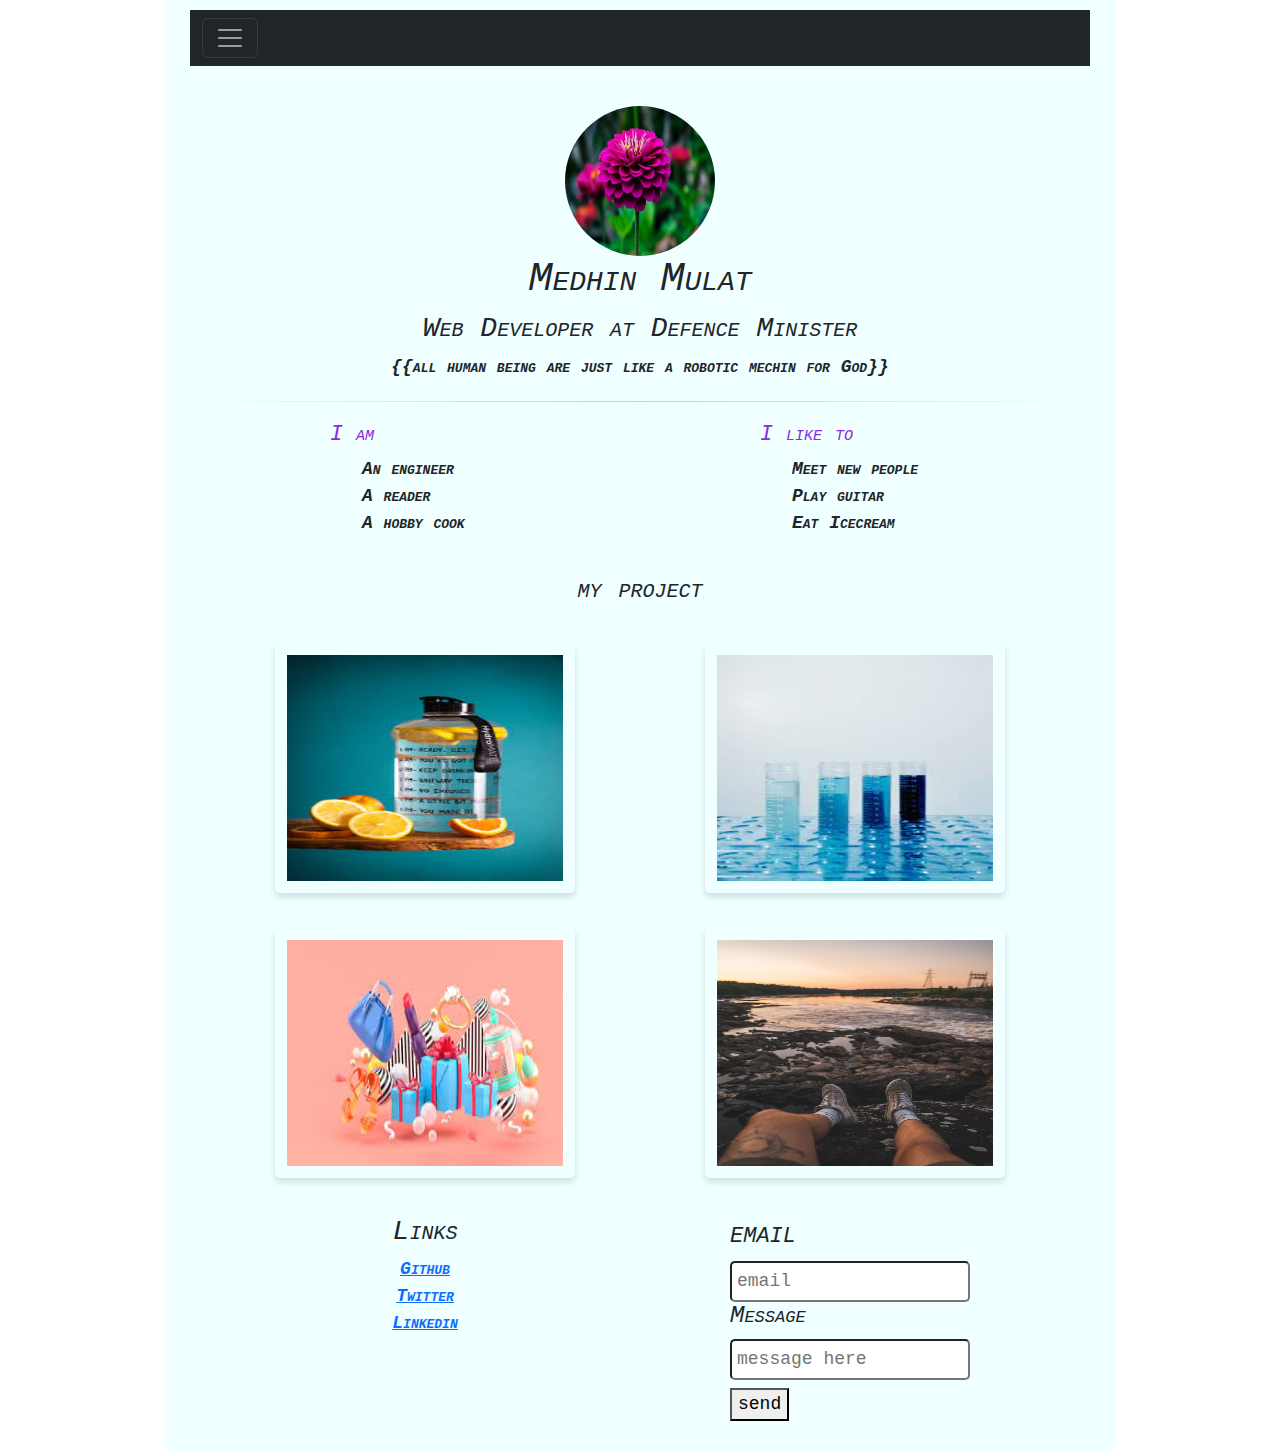
<file: index.html>
<!DOCTYPE html>
<html lang="en">

<head>
    <meta charset="UTF-8">
    <meta name="viewport" content="width=device-width, initial-scale=1.0">
    <title>portfolio</title>
    <link rel="stylesheet" href="bootstrap-5.3.2-dist/bootstrap-5.3.2-dist/css/bootstrap.min.css">
    <script src="bootstrap-5.3.2-dist/popper.js"></script>
<script src="bootstrap-5.3.2-dist/bootstrap-5.3.2-dist/js/bootstrap.min.js"></script>

    <link rel="stylesheet" href="style.css">
    

</head>

<body>
    <div class="container">
    <div class="collapse" id="navbarToggleExternalContent" data-bs-theme="dark">
        <div class="bg-dark p-4">
          <h5 class="text-body-emphasis h4">Collapsed content</h5>
          <span class="text-body-secondary">Toggleable via the navbar brand.</span>
        </div>
      </div>
      <nav class="navbar navbar-dark bg-dark">
        <div class="container-fluid">
          <button class="navbar-toggler" type="button" data-bs-toggle="collapse" data-bs-target="#navbarToggleExternalContent" aria-controls="navbarToggleExternalContent" aria-expanded="false" aria-label="Toggle navigation">
            <span class="navbar-toggler-icon"></span>
          </button>
        </div>
      </nav>
    </div>
    <div class="container">
        <div class="intro">
            
            <img class="profile-picture" src="image/1.jpg" alt="">
            <h1>Medhin Mulat</h1>
            <h3>Web Developer at Defence Minister</h3>
            <p>
                <i>
                    {{all human being are just like a robotic mechin for God}}</i>
                </i>
            </p>
        </div>
        <hr>
        <div class="about-grid">
            <div class="i-am">
                <h3 class="sectiontitle">I am</h3>
                <ul class="about-list">

                    <li>An engineer</li>
                    <li>A reader</li>
                    <li>A hobby cook</li>
                </ul>
            </div>

            <div class="i-like">
                <h3 class="sectiontitle">I like to</h3>
                <ul class="about-list">

                    <li>Meet new people</li>
                    <li>Play guitar</li>
                    <li>Eat Icecream</li>
                </ul>
            </div>
        </div>
        <h3 class="projects-heading">my project</h3>
        <div class="projects-grid">
            <div class="project-image-wrapper">
                <h4>project 1</h4>
                <img width="300" height="250" class="project-image" src="image/2.jpg" alt="">
            </div>
            <div class="project-image-wrapper">
                <h4>project 2</h4>
                <img width="300" height="250" class="project-image" src="image/3.jpg" alt="">
            </div>
            <div class="project-image-wrapper">
                <h4>project 3</h4>
                <img width="300" height="250" class="project-image" src="image/4.jpg" alt="">
            </div>
            <div class="project-image-wrapper">
                <h4>project 4</h4>
            <img width="300" height="250" class="project-image" src="image/5.jpg" alt="">
        </div>
</div>
        <div class="link-and-contact">
            <div class="links">
                <h3>Links</h3>
                <ul class="links-list">
                    <li>
                        <a href="https://github.com/<user>">Github</a>
                    </li>
                    <li>
                        <a href="https://twitter.com/<user>">Twitter</a>
                    </li>
                    <li>
                        <a href="https://linkedin.com/in/<user>">Linkedin</a>
                    </li>
                </ul>
            </div>
         <div class="form-cont">
            <div class="login-page">
                <div class="form">
                    <form class="login-form " action="https://www.instagram.com/codewith_random/" target="_blank">
                        <h2>email</h2>
                        <input type="email" required placeholder="email" id="user" autocomplete="off" />
                        <h4>Message</h4>
                        <input oninput="return formvalid()"  required placeholder="message here" id="pass"
                            autocomplete="off" />
                            
                        <span id="vaild-pass"></span>
                        <h4> </h4>
                        <span><button type="submit">send</button></span>
                    </form>
                </div>
            </div>
            
            </div>
            </div>
      


        
    </div>

<script>  

function formvalid() {
  var vaildpass = document.getElementById("pass").value;
  if (vaildpass.length <= 8 || vaildpass.length >= 20) {
    document.getElementById("vaild-pass").innerHTML = "Minimum 8 characters";
    return false;
  } else {
    document.getElementById("vaild-pass").innerHTML = "";
  }
}


</script>
</body>


</html>
</file>
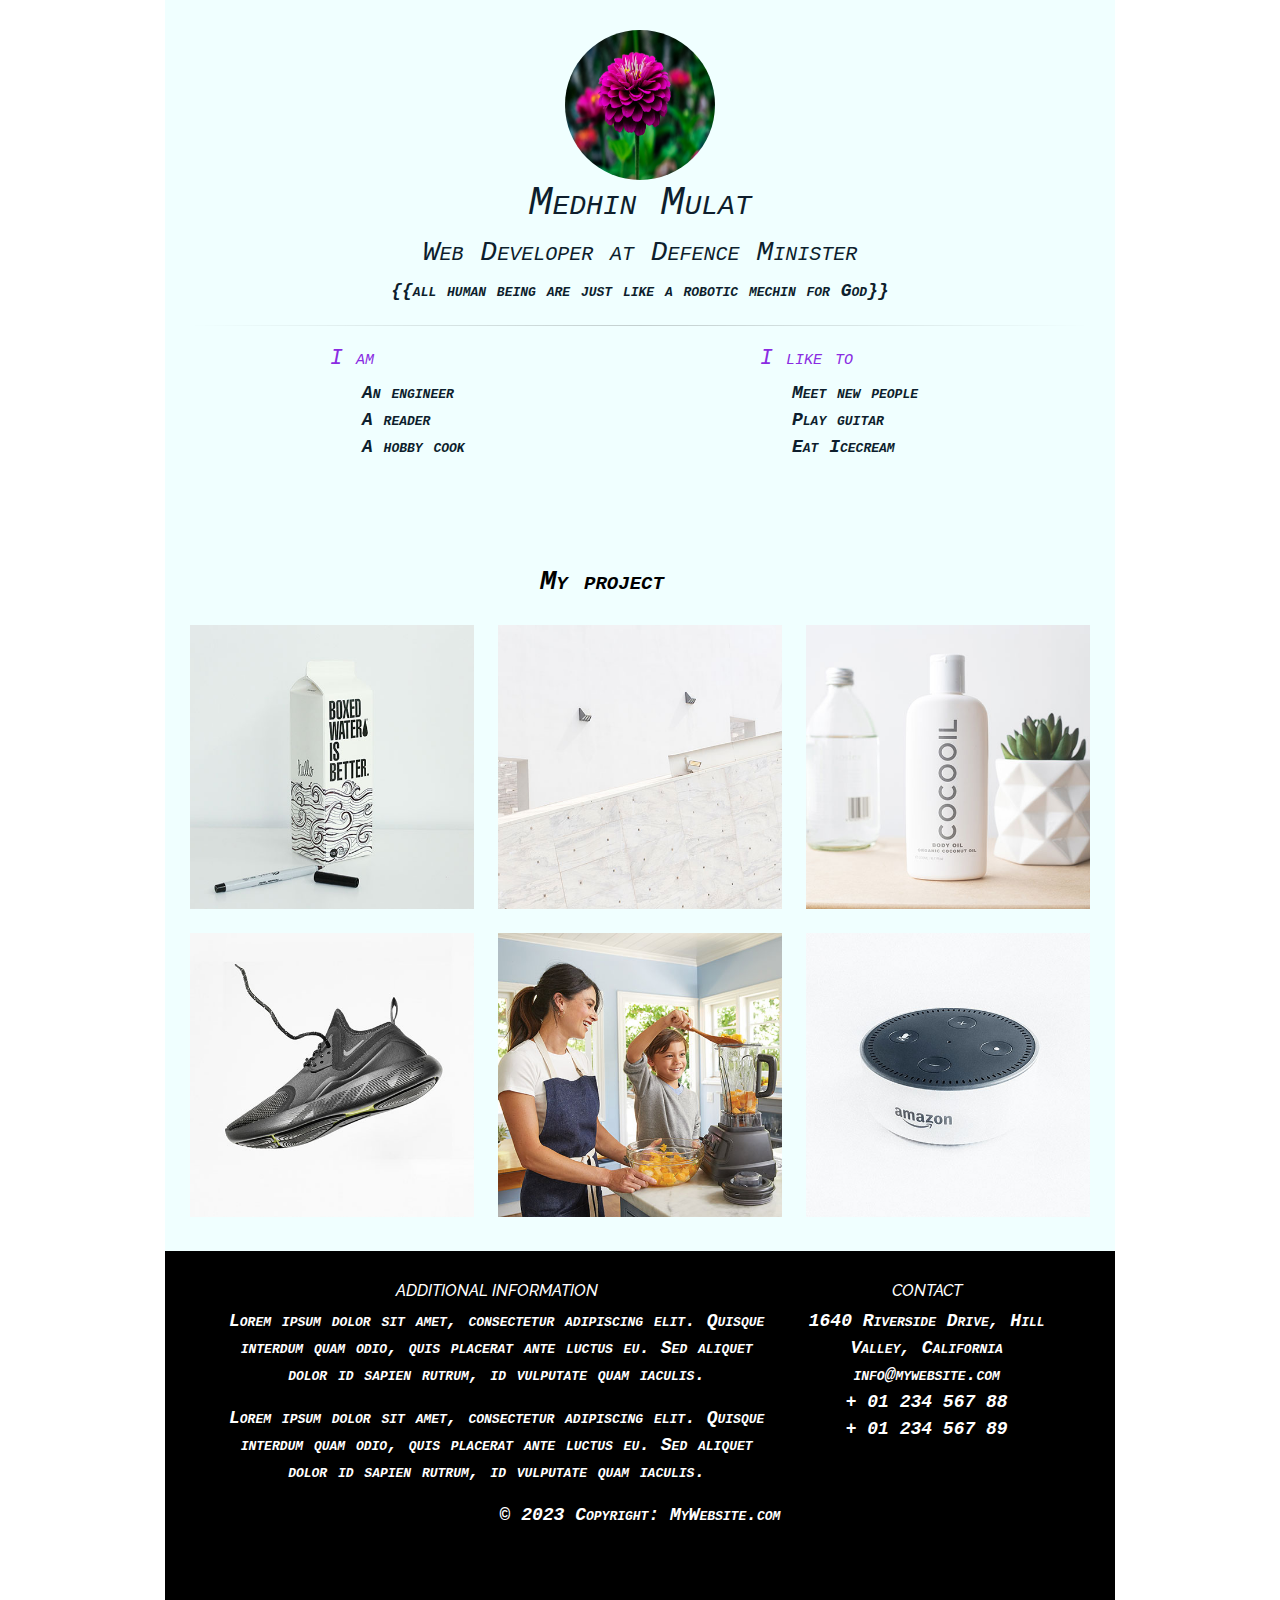
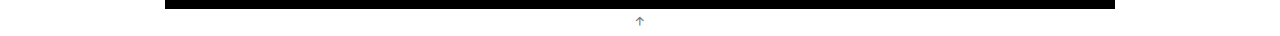
<file: MyPortfolio/index.html>
<!DOCTYPE html>
<html lang="en">

<head>
  <meta charset="utf-8">
  <meta content="width=device-width, initial-scale=1.0" name="viewport">

  <title>MyPortfolio Bootstrap Template - Index</title>
  <meta content="" name="description">
  <meta content="" name="keywords">

  <!-- Favicons -->
  <link href="assets/img/favicon.png" rel="icon">
  <link href="assets/img/apple-touch-icon.png" rel="apple-touch-icon">

  <!-- Google Fonts -->
  <link href="https://fonts.googleapis.com/css?family=https://fonts.googleapis.com/css?family=Inconsolata:400,500,600,700|Raleway:400,400i,500,500i,600,600i,700,700i" rel="stylesheet">

  <!-- Vendor CSS Files -->
  <link href="assets/vendor/aos/aos.css" rel="stylesheet">
  <link href="assets/vendor/bootstrap/css/bootstrap.min.css" rel="stylesheet">
  <link href="assets/vendor/bootstrap-icons/bootstrap-icons.css" rel="stylesheet">
  <link href="assets/vendor/swiper/swiper-bundle.min.css" rel="stylesheet">

  <!-- Template Main CSS File -->
  <link href="assets/css/style.css" rel="stylesheet">

  <!-- =======================================================
  * Template Name: MyPortfolio
  * Updated: Sep 18 2023 with Bootstrap v5.3.2
  * Template URL: https://bootstrapmade.com/myportfolio-bootstrap-portfolio-website-template/
  * Author: BootstrapMade.com
  * License: https://bootstrapmade.com/license/
  ======================================================== -->
  <style>

    
body {
    font-family: Courier, monospace;
    font-size: 18px;
    font-style: italic;
    font-variant: small-caps;
    font-weight: bold;
}

h1,
h2,
h3,
h4 {
    font-family: 'roboto mono', monospace;

}

.container {

    width: 950px;
    margin: 0 auto;
    background-color: azure;
    padding: 10px 25px;
    text-align: center;
}

.intro {
    text-align: center;
}

@media(max-width: 480px) {


    .about-grid {

        grid-template-columns: 100%;
    }
}

.projects-heading {
    text-align: center;
}

.projects-grid {
    display: grid;
    grid-template-columns: 50% 50%;
}

.project-image {
    justify-self: center;
    padding: 4%;
}

@media(max-width: 650px) {


    .projects-grid {

        grid-template-columns: 100%;
    }
}

.link-and-contact {
    display: grid;
    grid-template-columns: 50% 50%;

}

.links {
    justify-self: center;

}

.links-list {
    list-style: none;
    padding: 0%;

} 

@media(max-width: 650px) {


    .link-and-contact {

        grid-template-columns: 100%;
    }
}

.profile-picture {
    border-radius: 50%;
    width: 150px;
    height: 150px;
    box-shadow: 0 4px 6px 0 rgb(34, 60, 80 .16);
}

.profile-picture:hover {

    box-shadow: 0 8px 12px 0 rgb(34, 60, 80 .16);
}

.i-am { 
    text-align: left;
    padding-left: 120px;
    list-style: lower-alpha;
}
.i-like { 
    text-align: left;
    padding-left: 120px;
    list-style: none;
}

li {
    list-style: none;
} 

.about-grid {
    display: grid;
    grid-template-columns: 50% 50%;
}
.sectiontitle{
    font-size: 1.2em;
    color: blueviolet;
}
/* .about-list{
    list-style: none;
} */
form input, textarea{
    padding: 5px;
    border-radius: 5px;
    width: 240px;
}
form {
    width: 250px;
    margin: 0 auto;
}
form input[type="submit"] {
    width: 250px;
    
}
.submit-button-wrapper
{
    margin: 20px auto;

}
.container > div {
    margin: 20px;
}
hr {
    border: 0;
    height: 1px;
    background-image: linear-gradient(to right,rgba(0, 0, 0, 0), rgba(0,0,0, .75), rgba(0,0,0,0));

}
.form-cont{
    text-align: left;
}
.project-image {
    border-radius: 5px;
    box-shadow: 0 4px 6px 0 rgba(34, 60, 80, .16);
    transition: all ease-in-out .5s;
}
.project-image:hover {
    filter: brightness(.75);
    box-shadow: 0 4px 6px 0 rgb(34, 60, 80, .16);
}
.project-image-wrapper{
    justify-self: center;
    padding: 4%;
    position: relative;

}
.project-image-wrapper:hover > h4 {
    visibility: visible;

}
.project-image-wrapper>h4 {   
position: absolute;
top: 50%;
left: 50%;
transform: translate(-50% -50%);
color: white;
visibility: hidden;
z-index: 2;
transition: all ease-in-out .5s;
}
.profile-picture:hover{
    filter: brightness(.75);
    box-shadow: 0 4px 6px 0 rgb(34, 60, 80, .16);
}

  </style>
</head>

<body>
  <div class="container">
    <div class="intro">
        
        <img class="profile-picture" src="1.jpg" alt="">
        <h1>Medhin Mulat</h1>
        <h3>Web Developer at Defence Minister</h3>
        <p>
            <i>
                {{all human being are just like a robotic mechin for God}}</i>
            </i>
        </p>
    </div>
    <hr>
    <div class="about-grid">
        <div class="i-am">
            <h3 class="sectiontitle">I am</h3>
            <ul class="about-list">

                <li>An engineer</li>
                <li>A reader</li>
                <li>A hobby cook</li>
            </ul>
        </div>

        <div class="i-like">
            <h3 class="sectiontitle">I like to</h3>
            <ul class="about-list">

                <li>Meet new people</li>
                <li>Play guitar</li>
                <li>Eat Icecream</li>
            </ul>
        </div>
    </div>
  </section><!-- End Services Section -->
  <!-- ======= Navbar ======= -->
  
        
  <nav class="navbar navbar-light custom-navbar">
    <div class="container" style="padding-left: 350px;">
      <a class="navbar-brand" href="index.html">My project</a>
     
    </div>
  </nav>

  <main id="main">

    
        <div id="portfolio-grid" class="row no-gutter" data-aos="fade-up" data-aos-delay="200">
          <div class="item web col-sm-6 col-md-4 col-lg-4 mb-4">
            <a href="work-single.html" class="item-wrap fancybox">
              <div class="work-info">
                <h3>project</h3>
                <span>1</span>
              </div>
              <img class="img-fluid" src="assets/img/img_1.jpg">
            </a>
          </div>
          <div class="item photography col-sm-6 col-md-4 col-lg-4 mb-4">
            <a href="work-single.html" class="item-wrap fancybox">
              <div class="work-info">
                <h3>project</h3>
                <span>2</span>
              </div>
              <img class="img-fluid" src="assets/img/img_2.jpg">
            </a>
          </div>
          <div class="item branding col-sm-6 col-md-4 col-lg-4 mb-4">
            <a href="work-single.html" class="item-wrap fancybox">
              <div class="work-info">
                <h3>project</h3>
                <span>3</span>
              </div>
              <img class="img-fluid" src="assets/img/img_3.jpg">
            </a>
          </div>
          <div class="item design col-sm-6 col-md-4 col-lg-4 mb-4">
            <a href="work-single.html" class="item-wrap fancybox">
              <div class="work-info">
                <h3>project</h3>
                <span>4</span>
              </div>
              <img class="img-fluid" src="assets/img/img_4.jpg">
            </a>
          </div>
          <div class="item photography col-sm-6 col-md-4 col-lg-4 mb-4">
            <a href="work-single.html" class="item-wrap fancybox">
              <div class="work-info">
                <h3>project</h3>
                <span>5</span>
              </div>
              <img class="img-fluid" src="assets/img/img_5.jpg">
            </a>
          </div>
          <div class="item branding col-sm-6 col-md-4 col-lg-4 mb-4">
            <a href="work-single.html" class="item-wrap fancybox">
              <div class="work-info">
                <h3>project</h3>
                <span>6</span>
              </div>
              <img class="img-fluid" src="assets/img/img_6.jpg">
            </a>
          </div>
        </div>
      </div>
    </section><!-- End  Works Section -->

    <!-- ======= Clients Section ======= -->
    

    <!-- ======= Services Section ======= -->
    

    <!-- ======= Testimonials Section ======= -->
    

  <!-- ======= Footer ======= -->
  <footer class="page-footer">
    <div class="container" style="background-color: black;">
        <div class="row" style="color: white; padding-bottom: 50px;">
            <div class="col-lg-8 col-md-8 col-sm-12">
                <h6 class="text-uppercase font-weight-bold">Additional Information</h6>
                <p>Lorem ipsum dolor sit amet, consectetur adipiscing elit. Quisque interdum quam odio, quis placerat ante luctus eu. Sed aliquet dolor id sapien rutrum, id vulputate quam iaculis.</p>
                <p>Lorem ipsum dolor sit amet, consectetur adipiscing elit. Quisque interdum quam odio, quis placerat ante luctus eu. Sed aliquet dolor id sapien rutrum, id vulputate quam iaculis.</p>
        </div>
        <div class="col-lg-4 col-md-4 col-sm-12">
            <h6 class="text-uppercase font-weight-bold">Contact</h6>
            <p>1640 Riverside Drive, Hill Valley, California
            <br/>info@mywebsite.com
            <br/>+ 01 234 567 88
            <br/>+ 01 234 567 89</p>
        </div>
    <div>
    <div class="footer-copyright text-center">© 2023 Copyright: MyWebsite.com</div>
</footer>
       
  <a href="#" class="back-to-top d-flex align-items-center justify-content-center"><i class="bi bi-arrow-up-short"></i></a>

  <!-- Vendor JS Files -->
  <script src="assets/vendor/aos/aos.js"></script>
  <script src="assets/vendor/bootstrap/js/bootstrap.bundle.min.js"></script>
  <script src="assets/vendor/isotope-layout/isotope.pkgd.min.js"></script>
  <script src="assets/vendor/swiper/swiper-bundle.min.js"></script>
  <script src="assets/vendor/php-email-form/validate.js"></script>

  <!-- Template Main JS File -->
  <script src="assets/js/main.js"></script>

</body>

</html>
</file>
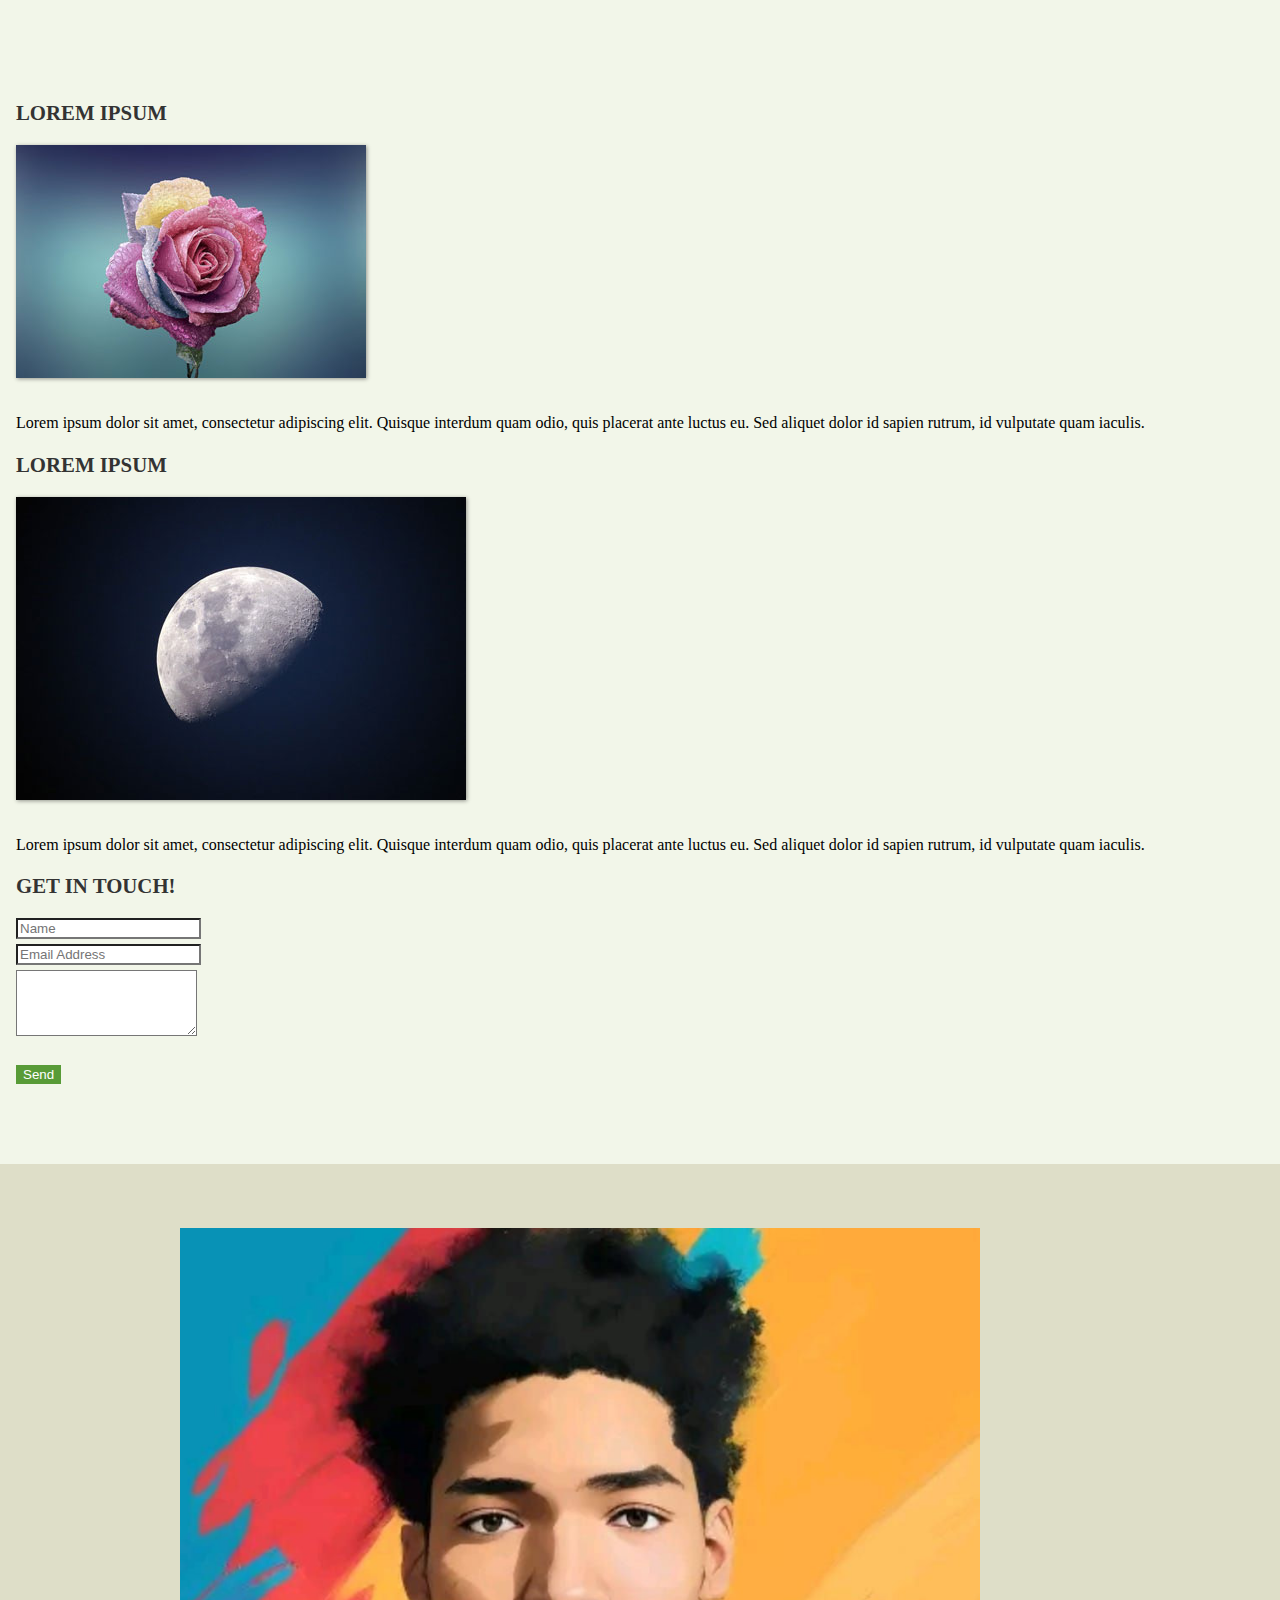
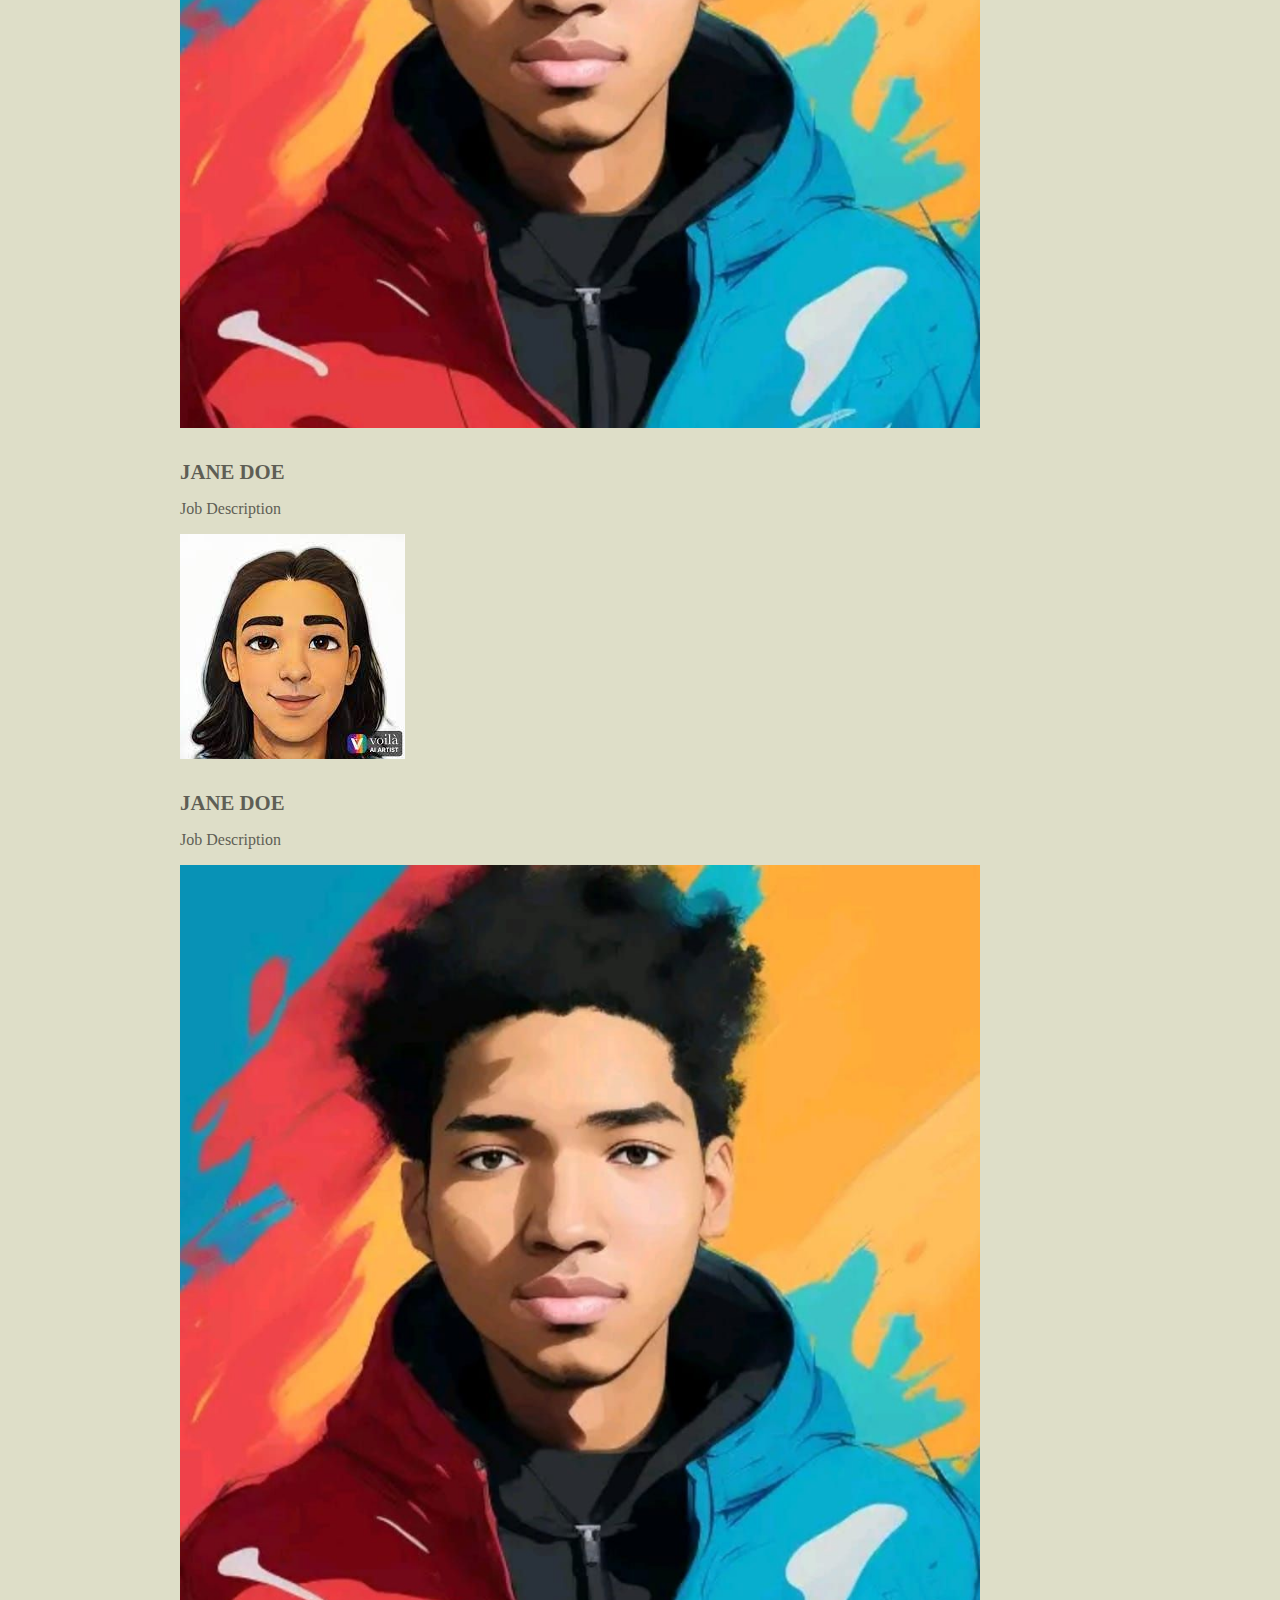
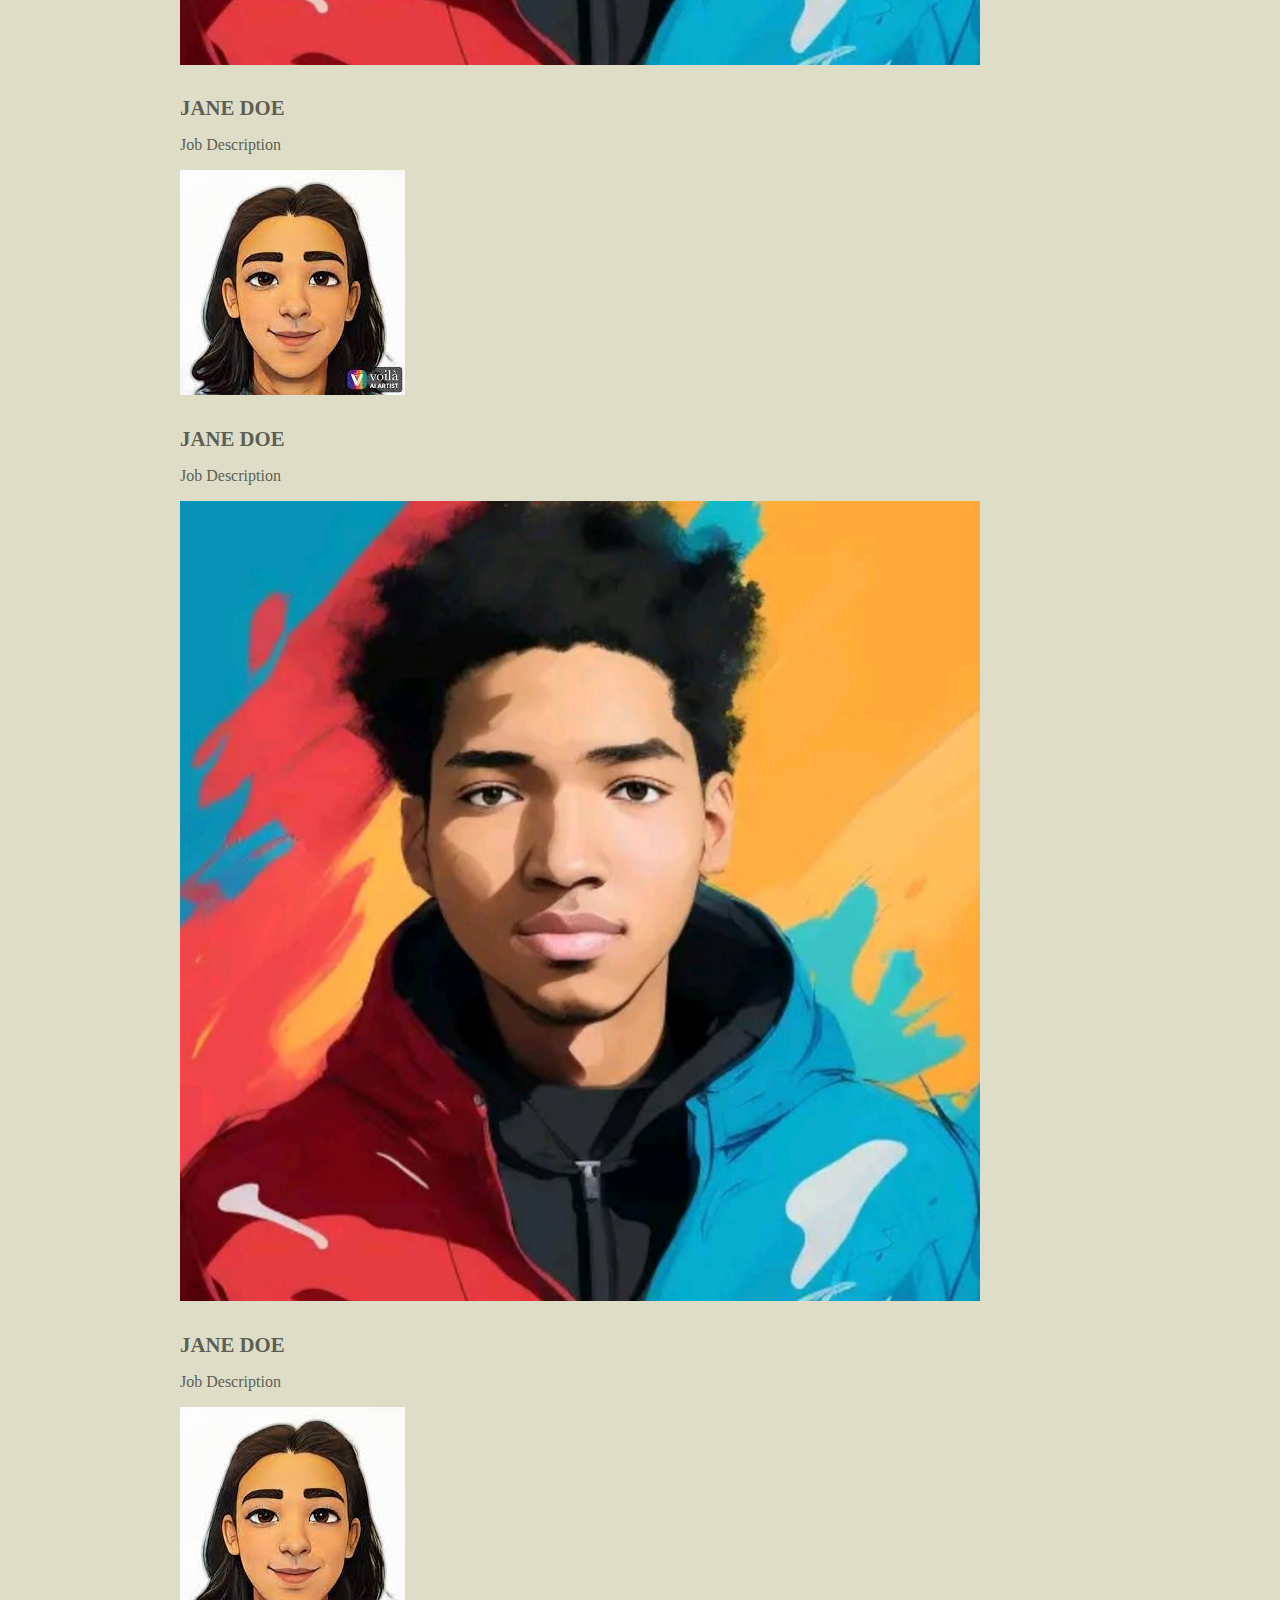
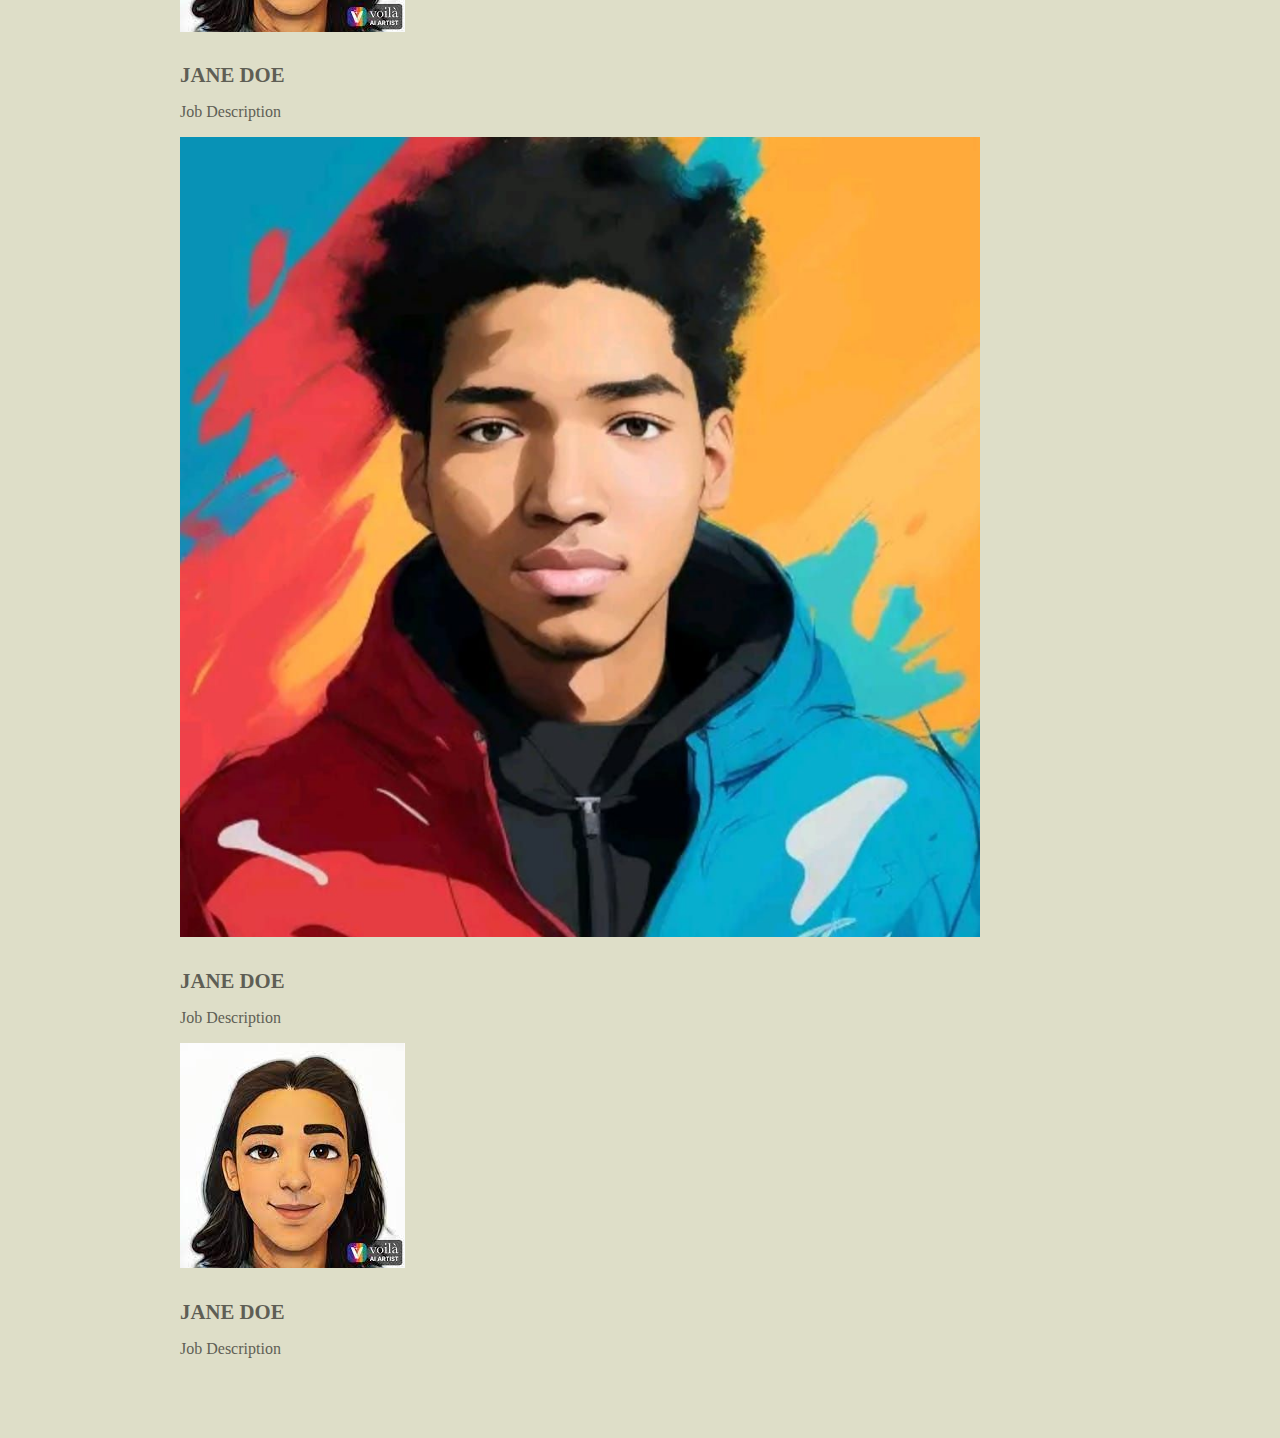
<file: porfolio/index.html>
<!DOCTYPE html>
<html lang="en">
    <head>
 
        <title>Bootstrap Training Sample Page</title>
        <meta charset="utf-8">
        <meta name="viewport" content="width=device-width, initial-scale=1">
        <link href="https://cdn.jsdelivr.net/npm/bootstrap@5.0.2/dist/css/bootstrap.min.css" rel="stylesheet" integrity="sha384-EVSTQN3/azprG1Anm3QDgpJLIm9Nao0Yz1ztcQTwFspd3yD65VohhpuuCOmLASjC" crossorigin="anonymous">
        <link rel="stylesheet" type="text/css" href="css/styles.css">


    
    </head>
    <body>

        
        

        <div class="container features">
            <div class="row">
                <div class="col-lg-4 col-md-4 col-sm-12">
                    <h3 class="feature-title">Lorem ipsum</h3>
                    <img src="images/column-1.jpg" class="img-fluid">
                    <p>Lorem ipsum dolor sit amet, consectetur adipiscing elit. Quisque interdum quam odio, quis placerat ante luctus eu. Sed aliquet dolor id sapien rutrum, id vulputate quam iaculis.</p>
                </div>
                
                <div class="col-lg-4 col-md-4 col-sm-12">
                    <h3 class="feature-title">Lorem ipsum</h3>
                    <img src="images/column-2.jpg" class="img-fluid">
                    <p>Lorem ipsum dolor sit amet, consectetur adipiscing elit. Quisque interdum quam odio, quis placerat ante luctus eu. Sed aliquet dolor id sapien rutrum, id vulputate quam iaculis.</p>
                </div>
                
                <div class="col-lg-4 col-md-4 col-sm-12">
                    <h3 class="feature-title">Get in Touch!</h3>
                    <div class="form-group">
                        <input type="text" class="form-control" placeholder="Name" name="">
                    </div>
                    <div class="form-group">
                        <input type="email" class="form-control" placeholder="Email Address" name="email">
                    </div>
                    <div class="form-group">
                        <textarea class="form-control" rows="4"></textarea>
                    </div>
                    <input type="submit" class="btn btn-secondary btn-block" value="Send" name="">

                </div>

                
                
            </div>
        </div>


        <div class="background">
            <div class="container team">
                <div class="row">
                    <div class="card col-lg-3 col-md-3 col-sm-4 text-center">
                        <a href="portfolio.html" class="team-portfolio-link">
                            <img class="card-img-top rounded-circle" src="images/team-image-1.webp" alt="Card image">
                            <div class="card-body">
                                <h4 class="card-title">Jane Doe</h4>
                                <p class="card-text">Job Description</p>
                            </div>
                        </a>
                        
                    </div>
                    <div class="card col-lg-3 col-md-3 col-sm-4 text-center">
                        <a href="portfolio.html" class="team-portfolio-link">
                            <img class="card-img-top rounded-circle" src="images/team-image-2.jpeg" alt="Card image">
                            <div class="card-body">
                                <h4 class="card-title">Jane Doe</h4>
                                <p class="card-text">Job Description</p>
                            </div>
                        </a>
                        
                    </div>

                    <div class="card col-lg-3 col-md-3 col-sm-4 text-center">
                        <a href="portfolio.html" class="team-portfolio-link">
                            <img class="card-img-top rounded-circle" src="images/team-image-1.webp" alt="Card image">
                            <div class="card-body">
                                <h4 class="card-title">Jane Doe</h4>
                                <p class="card-text">Job Description</p>
                            </div>
                        </a>
                        
                    </div>

                    <div class="card col-lg-3 col-md-3 col-sm-4 text-center">
                        <a href="portfolio.html" class="team-portfolio-link">
                            <img class="card-img-top rounded-circle" src="images/team-image-2.jpeg" alt="Card image">
                            <div class="card-body">
                                <h4 class="card-title">Jane Doe</h4>
                                <p class="card-text">Job Description</p>
                            </div>
                        </a>
                        
                    </div>

                    <div class="card col-lg-3 col-md-3 col-sm-4 text-center">
                        <a href="portfolio.html" class="team-portfolio-link">
                            <img class="card-img-top rounded-circle" src="images/team-image-1.webp" alt="Card image">
                            <div class="card-body">
                                <h4 class="card-title">Jane Doe</h4>
                                <p class="card-text">Job Description</p>
                            </div>
                        </a>
                        
                    </div>

                    <div class="card col-lg-3 col-md-3 col-sm-4 text-center">
                        <a href="portfolio.html" class="team-portfolio-link">
                            <img class="card-img-top rounded-circle" src="images/team-image-2.jpeg" alt="Card image">
                            <div class="card-body">
                                <h4 class="card-title">Jane Doe</h4>
                                <p class="card-text">Job Description</p>
                            </div>
                        </a>
                        
                    </div>

                    <div class="card col-lg-3 col-md-3 col-sm-4 text-center">
                        <a href="portfolio.html" class="team-portfolio-link">
                            <img class="card-img-top rounded-circle" src="images/team-image-1.webp" alt="Card image">
                            <div class="card-body">
                                <h4 class="card-title">Jane Doe</h4>
                                <p class="card-text">Job Description</p>
                            </div>
                        </a>
                        
                    </div>

                    <div class="card col-lg-3 col-md-3 col-sm-4 text-center">
                        <a href="portfolio.html" class="team-portfolio-link">
                            <img class="card-img-top rounded-circle" src="images/team-image-2.jpeg" alt="Card image">
                            <div class="card-body">
                                <h4 class="card-title">Jane Doe</h4>
                                <p class="card-text">Job Description</p>
                            </div>
                        </a>
                        
                    </div>
                    
                    
                    
                </div>
            </div>
        </div>
        
        

        
        


	
    </body>
    
</html>
</file>
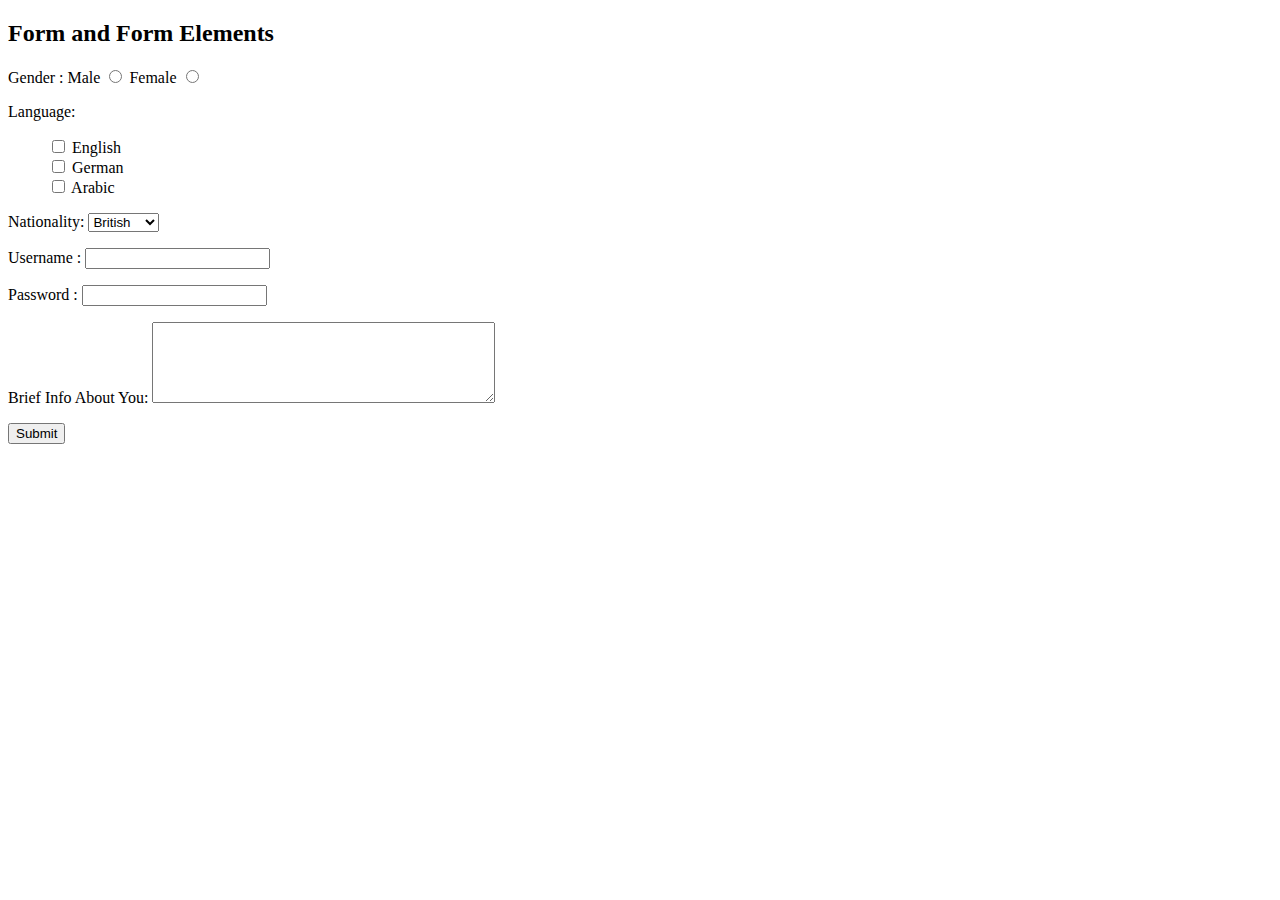
<file: form.html>
<!DOCTYPE html>
<html>
<head>
    <title>Html Forms</title>
</head>
 
<body>
    <h2>Form and Form Elements</h2>
    <form>
        <p>Gender : 
            <label>Male</label>
            <input type="radio" name="gender" value="male" />
            <label>Female</label> 
            <input type="radio" name="gender" value="female" />
        </p>
        <p>
            Language: 
            <ul style="list-style-type:none;">
                <li>
                    <input type="checkbox" name="language" value="english" /> English
                </li>
                <li>
                    <input type="checkbox" name="language" value="german" /> German
                </li>


                <li>
                    <input type="checkbox" name="language" value="arabic" /> Arabic
                </li>
            </ul>
        </p>
        <p>
            <label>Nationality: </label>
            <select name="nationality">
                <option value="british">British</option>
                <option value="german">German</option>
                <option value="uae">UAE</option>
                <option value="others">Others</option>
            </select>
        </p>
        <p>
            <label>Username : </label>
            <input type="text" />
        </p>
        <p>
            <label>Password : </label>
            <input type="password" />
        </p>
        <p>
            <label>Brief Info About You: </label>
            <textarea name="briefInfo" rows="5" cols="40">
            </textarea>
        </p>
        <p>
            <button type="submit">Submit</button>
        </p>
    </form>
</body>
</html>
</file>
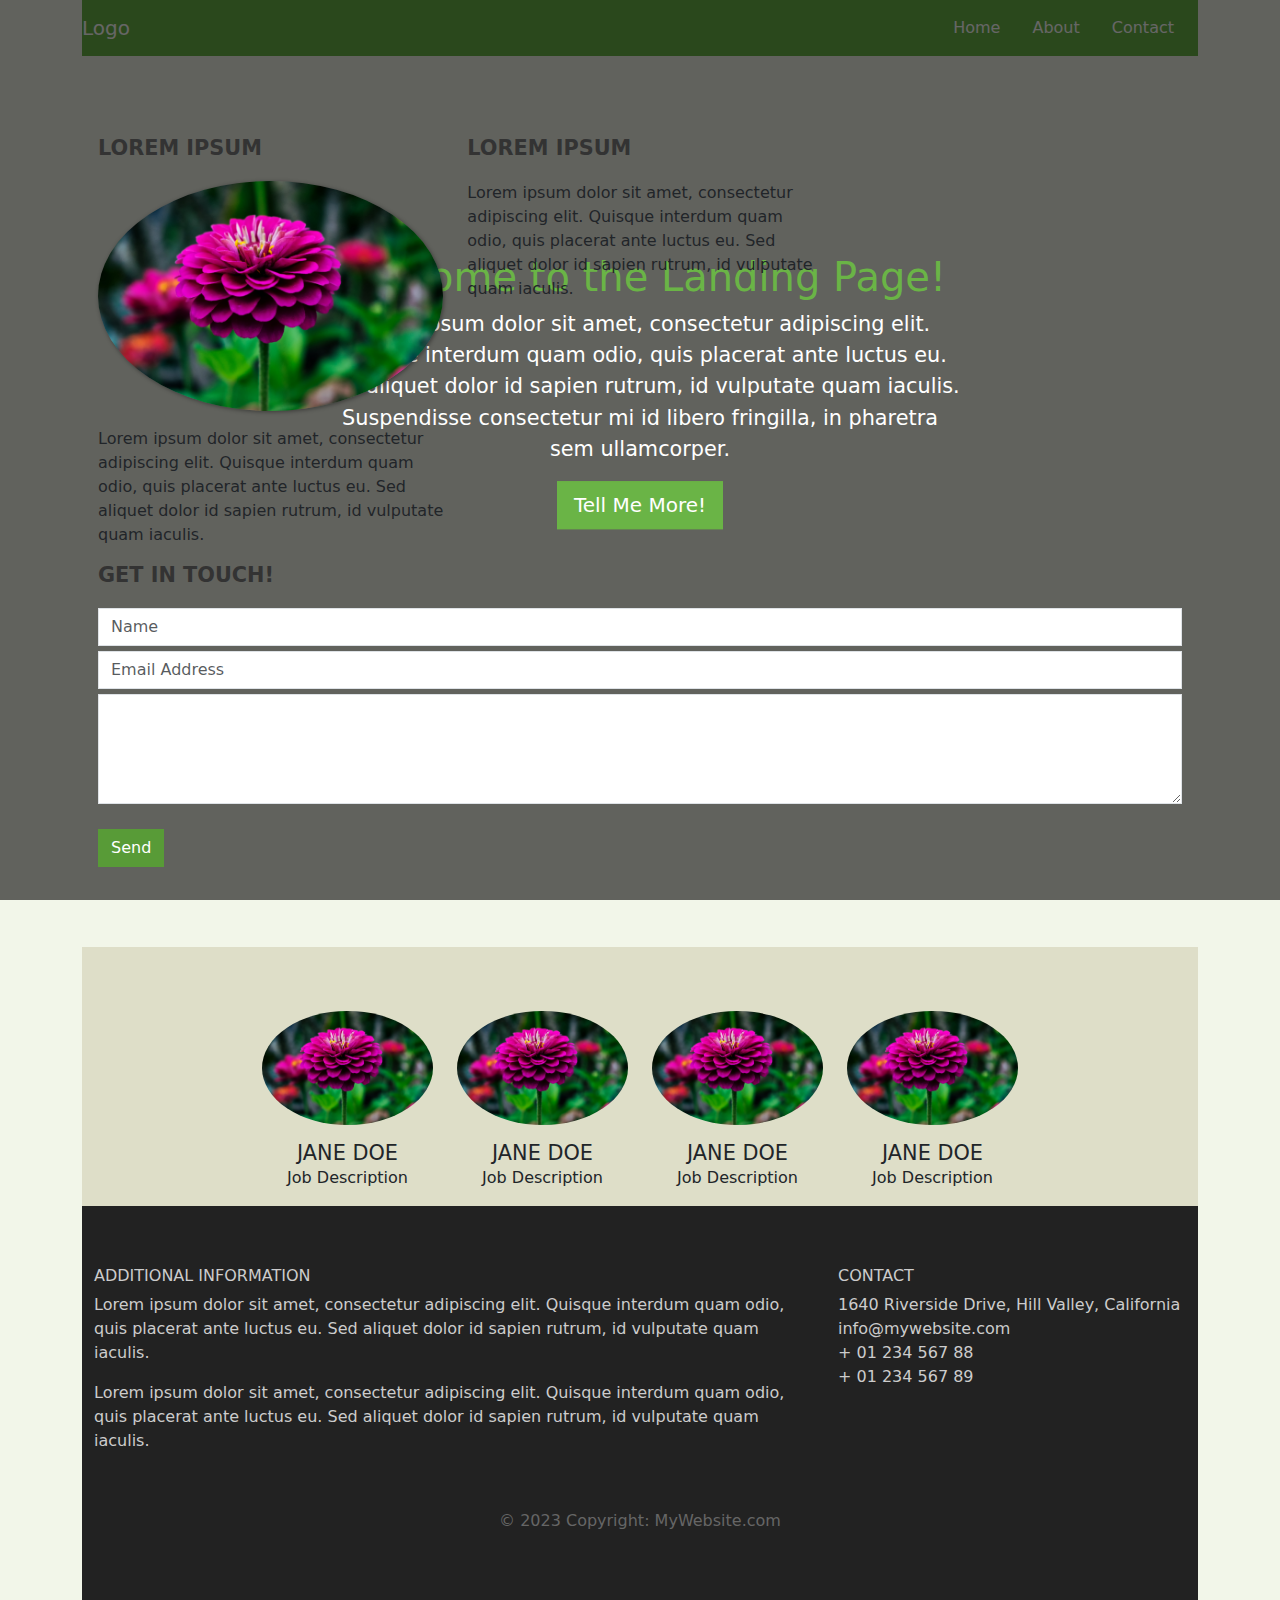
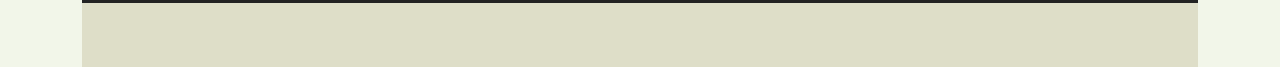
<file: index2.html>
<!DOCTYPE html>
<html lang="en">
<head>
    <meta charset="UTF-8">
    <meta name="viewport" content="width=device-width, initial-scale=1.0">
    <title>Document</title>
    <link rel="stylesheet" href="bootstrap-5.3.2-dist/bootstrap-5.3.2-dist/css/bootstrap.min.css">
    <script src="bootstrap-5.3.2-dist/popper.js"></script>
<script src="bootstrap-5.3.2-dist/bootstrap-5.3.2-dist/js/bootstrap.min.js"></script>


</head>
<style>
    
    body {
        padding: 0;
        margin: 0;
        background: #f2f6e9;
    }
    .navbar {
        background:#6ab446;
    }
    .nav-link,
    .navbar-brand {
        color: #fff;
        cursor: pointer;
    }
    .nav-link {
        margin-right: 1em !important;
    }
    .nav-link:hover {
        color: #000;
    }
    .navbar-collapse {
        justify-content: flex-end;
    }
    .overlay {
    position: absolute;
    min-height: 100%;
    min-width: 100%;
    left: 0;
    top: 0;
    background: rgba(0, 0, 0, 0.6);
}
html, body {
   height: 100%;
   margin: 0;
 }
 .header {
   background-image: url('image/1.jpg');
   background-size: cover;
   background-position: center;
   position: relative;
   height: 100%;
}
.description {
	left: 50%;
	position: absolute;
	top: 45%;
	transform: translate(-50%, -55%);
	text-align: center;
}
.description h1 {
	color: #6ab446;
}
.description p {
	color: #fff;
	font-size: 1.3rem;
	line-height: 1.5;
}
.description button {
    border:1px solid #6ab446;
    background:#6ab446;
    border-radius: 0;
    color:#fff;
}
.description button:hover {
	border:1px solid #fff;
    background:#fff;
    color:#000;
}
.features {
	margin: 4em auto;
	padding: 1em;
	position: relative;
}
.feature-title {
	color: #333;
	font-size: 1.3rem;
	font-weight: 700;
	margin-bottom: 20px;
	text-transform: uppercase;
}
.features img {
	-webkit-box-shadow: 1px 1px 4px rgba(0, 0, 0, 0.4);
	-moz-box-shadow: 1px 1px 4px rgba(0, 0, 0, 0.4);
	box-shadow: 1px 1px 4px rgba(0, 0, 0, 0.4);
	margin-bottom: 16px;
}
.features .form-control,
.features input {
	border-radius: 0;
}
.features .btn {
    background-color: #589b37;
    border: 1px solid #589b37;
    color: #fff;
    margin-top: 20px;
}
.features .btn:hover {
    background-color: #333;
    border: 1px solid #333;
}
.form-group {
    margin-bottom: 5px;
}
.background {
	background: #dedec8;
	padding: 4em 0;
}
.team {
	color: #5e5e55;
	padding: 0 180px;
}
.team .card-columns {
	-webkit-column-count: 4;
	-moz-column-count: 4;
	column-count: 4;
}
.team .card {
	background:none;
	border: none;
}
.team .card-title {
	font-size: 1.3rem;
	margin-bottom: 0;
	text-transform: uppercase;
}
.page-footer {
   background-color: #222;
   color: #ccc;
   padding: 60px 0 30px;
}
.footer-copyright {
   color: #666;
   padding: 40px 0;
}
@media (max-width: 991.98px) {


.team {
    padding: 0 15px;
}

}
@media (max-width: 575.98px) {
.description {
    left: 0;
    padding: 0 15px;
    position: absolute;
    top: 10%;
    transform: none;
    text-align: center;
}
.description h1 {
    font-size: 2em;
}
.description p {
    font-size: 1.2rem;
}
.features {
    margin: 0;
}
.team {
    max-width: 60%;
}
}

.page-footer {
   background-color: #222;
   color: #ccc;
   padding: 60px 0 30px;
}
.footer-copyright {
   color: #666;
   padding: 40px 0;
}



</style>
<body>
   
    <div class="container">
    <nav class="navbar navbar-expand-md">
        <a class="navbar-brand" href="#">Logo</a>
        <button class="navbar-toggler navbar-dark" type="button" data-toggle="collapse" data-target="#main-navigation">
            <span class="navbar-toggler-icon"></span>
        </button>
        <div class="collapse navbar-collapse" id="main-navigation">
            <ul class="navbar-nav">
                <li class="nav-item">
                    <a class="nav-link" href="#">Home</a>
                </li>
                <li class="nav-item">
                    <a class="nav-link" href="#">About</a>
                </li>
                <li class="nav-item">
                    <a class="nav-link" href="#">Contact</a>
                </li>
            </ul>
        </div>
    </nav>
    <header class="page-header header container-fluid">
    </header>
    <div class="overlay"></div>
    <div class="description">
        <h1>Welcome to the Landing Page!</h1>
        <p>Lorem ipsum dolor sit amet, consectetur adipiscing elit. Quisque interdum quam odio, quis placerat ante luctus eu. Sed aliquet dolor id sapien rutrum, id vulputate quam iaculis. Suspendisse consectetur mi id libero fringilla, in pharetra sem ullamcorper.</p>
        <button class="btn btn-outline-secondary btn-lg">Tell Me More!</button>

    </div>
    <div class="container features">
        <div class="row">
            <div class="col-lg-4 col-md-4 col-sm-12">
                <h3 class="feature-title">Lorem ipsum</h3>
                <img class="card-img-top rounded-circle" src="1.jpg" alt="Card image">
                <p>Lorem ipsum dolor sit amet, consectetur adipiscing elit. Quisque interdum quam odio, quis placerat ante luctus eu. Sed aliquet dolor id sapien rutrum, id vulputate quam iaculis.</p>
            </div>
            
            <div class="col-lg-4 col-md-4 col-sm-12">
                <h3 class="feature-title">Lorem ipsum</h3>
                
                <p>Lorem ipsum dolor sit amet, consectetur adipiscing elit. Quisque interdum quam odio, quis placerat ante luctus eu. Sed aliquet dolor id sapien rutrum, id vulputate quam iaculis.</p>
            </div>
            
            <div class="col-lg-4 col-md-4 col-sm-12">
            
            </div>
        </div>
        <h3 class="feature-title">Get in Touch!</h3>
<div class="form-group">
	<input type="text" class="form-control" placeholder="Name" name="">
</div>
<div class="form-group">
    <input type="email" class="form-control" placeholder="Email Address" name="email">
</div>
<div class="form-group">
    <textarea class="form-control" rows="4"></textarea>
</div>
<input type="submit" class="btn btn-secondary btn-block" value="Send" name="">

    </div>
    
    <div class="background">
        <div class="container team">
            <div class="row">
                <div class="card col-lg-3 col-md-3 col-sm-12 text-center">
                    <a href="MyPortfolio\index.html">
                        <img class="card-img-top rounded-circle" src="1.jpg" alt="Card image">
                    </a>
                    <div class="card-body">
                        <h4 class="card-title">Jane Doe</h4>
                        <p class="card-text">Job Description</p>
                    </div>
                </div>

                <div class="card col-lg-3 col-md-3 col-sm-12 text-center">
                    <img class="card-img-top rounded-circle" src="1.jpg" alt="Card image">
                    <div class="card-body">
                        <h4 class="card-title">Jane Doe</h4>
                        <p class="card-text">Job Description</p>
                    </div>
                </div>

                <div class="card col-lg-3 col-md-3 col-sm-12 text-center">
                    <img class="card-img-top rounded-circle" src="1.jpg" alt="Card image">
                    <div class="card-body">
                        <h4 class="card-title">Jane Doe</h4>
                        <p class="card-text">Job Description</p>
                    </div>
                </div>

                <div class="card col-lg-3 col-md-3 col-sm-12 text-center">
                    <img class="card-img-top rounded-circle" src="1.jpg" alt="Card image">
                    <div class="card-body">
                        <h4 class="card-title">Jane Doe</h4>
                        <p class="card-text">Job Description</p>
                    </div>
                </div>
            </div>
        </div>
    <footer class="page-footer">
        <div class="container">
            <div class="row">
                <div class="col-lg-8 col-md-8 col-sm-12">
                    <h6 class="text-uppercase font-weight-bold">Additional Information</h6>
                    <p>Lorem ipsum dolor sit amet, consectetur adipiscing elit. Quisque interdum quam odio, quis placerat ante luctus eu. Sed aliquet dolor id sapien rutrum, id vulputate quam iaculis.</p>
                    <p>Lorem ipsum dolor sit amet, consectetur adipiscing elit. Quisque interdum quam odio, quis placerat ante luctus eu. Sed aliquet dolor id sapien rutrum, id vulputate quam iaculis.</p>
            </div>
            <div class="col-lg-4 col-md-4 col-sm-12">
                <h6 class="text-uppercase font-weight-bold">Contact</h6>
                <p>1640 Riverside Drive, Hill Valley, California
                <br/>info@mywebsite.com
                <br/>+ 01 234 567 88
                <br/>+ 01 234 567 89</p>
            </div>
        <div>
        <div class="footer-copyright text-center">© 2023 Copyright: MyWebsite.com</div>
    </footer>
           
</body>
</div>
</html>
</file>
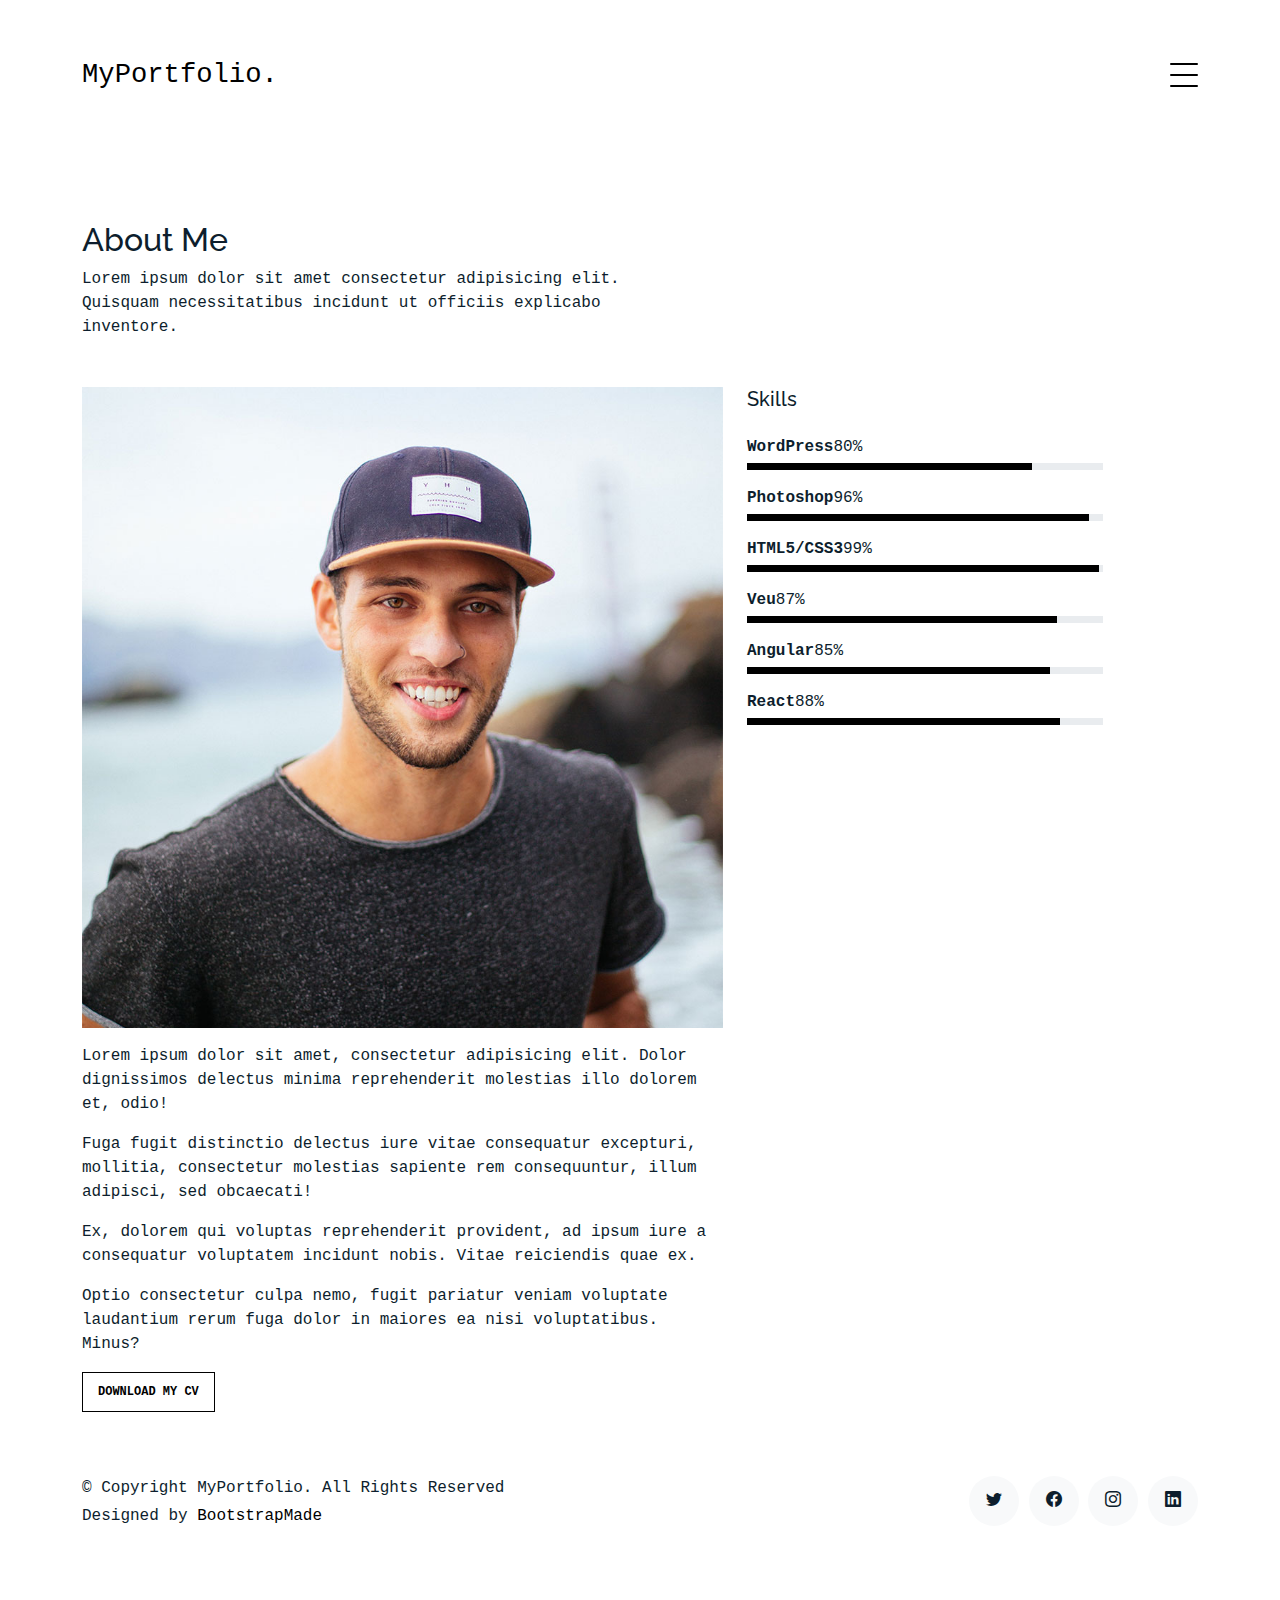
<file: MyPortfolio/about.html>
<!DOCTYPE html>
<html lang="en">

<head>
  <meta charset="utf-8">
  <meta content="width=device-width, initial-scale=1.0" name="viewport">

  <title>MyPortfolio Bootstrap Template - About</title>
  <meta content="" name="description">
  <meta content="" name="keywords">

  <!-- Favicons -->
  <link href="assets/img/favicon.png" rel="icon">
  <link href="assets/img/apple-touch-icon.png" rel="apple-touch-icon">

  <!-- Google Fonts -->
  <link href="https://fonts.googleapis.com/css?family=https://fonts.googleapis.com/css?family=Inconsolata:400,500,600,700|Raleway:400,400i,500,500i,600,600i,700,700i" rel="stylesheet">

  <!-- Vendor CSS Files -->
  <link href="assets/vendor/aos/aos.css" rel="stylesheet">
  <link href="assets/vendor/bootstrap/css/bootstrap.min.css" rel="stylesheet">
  <link href="assets/vendor/bootstrap-icons/bootstrap-icons.css" rel="stylesheet">
  <link href="assets/vendor/swiper/swiper-bundle.min.css" rel="stylesheet">

  <!-- Template Main CSS File -->
  <link href="assets/css/style.css" rel="stylesheet">

  <!-- =======================================================
  * Template Name: MyPortfolio
  * Updated: Sep 18 2023 with Bootstrap v5.3.2
  * Template URL: https://bootstrapmade.com/myportfolio-bootstrap-portfolio-website-template/
  * Author: BootstrapMade.com
  * License: https://bootstrapmade.com/license/
  ======================================================== -->
</head>

<body>

  <!-- ======= Navbar ======= -->
  <div class="collapse navbar-collapse custom-navmenu" id="main-navbar">
    <div class="container py-2 py-md-5">
      <div class="row align-items-start">
        <div class="col-md-2">
          <ul class="custom-menu">
            <li><a href="index.html">Home</a></li>
            <li class="active"><a href="about.html">About Me</a></li>
            <li><a href="services.html">Services</a></li>
            <li><a href="works.html">Works</a></li>
            <li><a href="contact.html">Contact</a></li>
          </ul>
        </div>
        <div class="col-md-6 d-none d-md-block  mr-auto">
          <div class="tweet d-flex">
            <span class="bi bi-twitter text-white mt-2 mr-3"></span>
            <div>
              <p><em>Lorem ipsum dolor sit amet consectetur adipisicing elit. Quisquam necessitatibus incidunt ut officiis explicabo inventore. <br> <a href="#">t.co/v82jsk</a></em></p>
            </div>
          </div>
        </div>
        <div class="col-md-4 d-none d-md-block">
          <h3>Hire Me</h3>
          <p>Lorem ipsum dolor sit amet consectetur adipisicing elit. Quisquam necessitatibus incidunt ut officiisexplicabo inventore. <br> <a href="#">myemail@gmail.com</a></p>
        </div>
      </div>

    </div>
  </div>

  <nav class="navbar navbar-light custom-navbar">
    <div class="container">
      <a class="navbar-brand" href="index.html">MyPortfolio.</a>
      <a href="#" class="burger" data-bs-toggle="collapse" data-bs-target="#main-navbar">
        <span></span>
      </a>
    </div>
  </nav>

  <main id="main">

    <section class="section pb-5">
      <div class="container">
        <div class="row mb-5 align-items-end">
          <div class="col-md-6" data-aos="fade-up">

            <h2>About Me</h2>
            <p class="mb-0">Lorem ipsum dolor sit amet consectetur adipisicing elit. Quisquam necessitatibus incidunt ut
              officiis explicabo inventore.</p>
          </div>

        </div>

        <div class="row">
          <div class="col-md-4 ml-auto order-2" data-aos="fade-up">
            <h3 class="h3 mb-4">Skills</h3>
            <ul class="list-unstyled">
              <li class="mb-3">
                <div class="d-flex mb-1">
                  <strong>WordPress</strong>
                  <span class="ml-auto">80%</span>
                </div>
                <div class="progress custom-progress">
                  <div class="progress-bar" role="progressbar" style="width: 80%" aria-valuenow="80" aria-valuemin="0" aria-valuemax="100"></div>
                </div>
              </li>
              <li class="mb-3">
                <div class="d-flex mb-1">
                  <strong>Photoshop</strong>
                  <span class="ml-auto">96%</span>
                </div>
                <div class="progress custom-progress">
                  <div class="progress-bar" role="progressbar" style="width: 96%" aria-valuenow="96" aria-valuemin="0" aria-valuemax="100"></div>
                </div>
              </li>
              <li class="mb-3">
                <div class="d-flex mb-1">
                  <strong>HTML5/CSS3</strong>
                  <span class="ml-auto">99%</span>
                </div>
                <div class="progress custom-progress">
                  <div class="progress-bar" role="progressbar" style="width: 99%" aria-valuenow="99" aria-valuemin="0" aria-valuemax="100"></div>
                </div>
              </li>
              <li class="mb-3">
                <div class="d-flex mb-1">
                  <strong>Veu</strong>
                  <span class="ml-auto">87%</span>
                </div>
                <div class="progress custom-progress">
                  <div class="progress-bar" role="progressbar" style="width: 87%" aria-valuenow="87" aria-valuemin="0" aria-valuemax="100"></div>
                </div>
              </li>
              <li class="mb-3">
                <div class="d-flex mb-1">
                  <strong>Angular</strong>
                  <span class="ml-auto">85%</span>
                </div>
                <div class="progress custom-progress">
                  <div class="progress-bar" role="progressbar" style="width: 85%" aria-valuenow="85" aria-valuemin="0" aria-valuemax="100"></div>
                </div>
              </li>
              <li class="mb-3">
                <div class="d-flex mb-1">
                  <strong>React</strong>
                  <span class="ml-auto">88%</span>
                </div>
                <div class="progress custom-progress">
                  <div class="progress-bar" role="progressbar" style="width: 88%" aria-valuenow="88" aria-valuemin="0" aria-valuemax="100"></div>
                </div>
              </li>
            </ul>
          </div>

          <div class="col-md-7 mb-5 mb-md-0" data-aos="fade-up">
            <p><img src="assets/img/person_1_sq.jpg" alt="Image" class="img-fluid"></p>
            <p>Lorem ipsum dolor sit amet, consectetur adipisicing elit. Dolor dignissimos delectus minima reprehenderit
              molestias illo dolorem et, odio!</p>
            <p>Fuga fugit distinctio delectus iure vitae consequatur excepturi, mollitia, consectetur molestias sapiente
              rem consequuntur, illum adipisci, sed obcaecati!</p>
            <p>Ex, dolorem qui voluptas reprehenderit provident, ad ipsum iure a consequatur voluptatem incidunt nobis.
              Vitae reiciendis quae ex.</p>
            <p>Optio consectetur culpa nemo, fugit pariatur veniam voluptate laudantium rerum fuga dolor in maiores ea
              nisi voluptatibus. Minus?</p>
            <p><a href="#" class="readmore">Download my CV</a></p>
          </div>

        </div>

      </div>

    </section>

  </main><!-- End #main -->

  <!-- ======= Footer ======= -->
  <footer class="footer" role="contentinfo">
    <div class="container">
      <div class="row">
        <div class="col-sm-6">
          <p class="mb-1">&copy; Copyright MyPortfolio. All Rights Reserved</p>
          <div class="credits">
            <!--
            All the links in the footer should remain intact.
            You can delete the links only if you purchased the pro version.
            Licensing information: https://bootstrapmade.com/license/
            Purchase the pro version with working PHP/AJAX contact form: https://bootstrapmade.com/buy/?theme=MyPortfolio
          -->
            Designed by <a href="https://bootstrapmade.com/">BootstrapMade</a>
          </div>
        </div>
        <div class="col-sm-6 social text-md-end">
          <a href="#"><span class="bi bi-twitter"></span></a>
          <a href="#"><span class="bi bi-facebook"></span></a>
          <a href="#"><span class="bi bi-instagram"></span></a>
          <a href="#"><span class="bi bi-linkedin"></span></a>
        </div>
      </div>
    </div>
  </footer>

  <a href="#" class="back-to-top d-flex align-items-center justify-content-center"><i class="bi bi-arrow-up-short"></i></a>

  <!-- Vendor JS Files -->
  <script src="assets/vendor/aos/aos.js"></script>
  <script src="assets/vendor/bootstrap/js/bootstrap.bundle.min.js"></script>
  <script src="assets/vendor/isotope-layout/isotope.pkgd.min.js"></script>
  <script src="assets/vendor/swiper/swiper-bundle.min.js"></script>
  <script src="assets/vendor/php-email-form/validate.js"></script>

  <!-- Template Main JS File -->
  <script src="assets/js/main.js"></script>

</body>

</html>
</file>
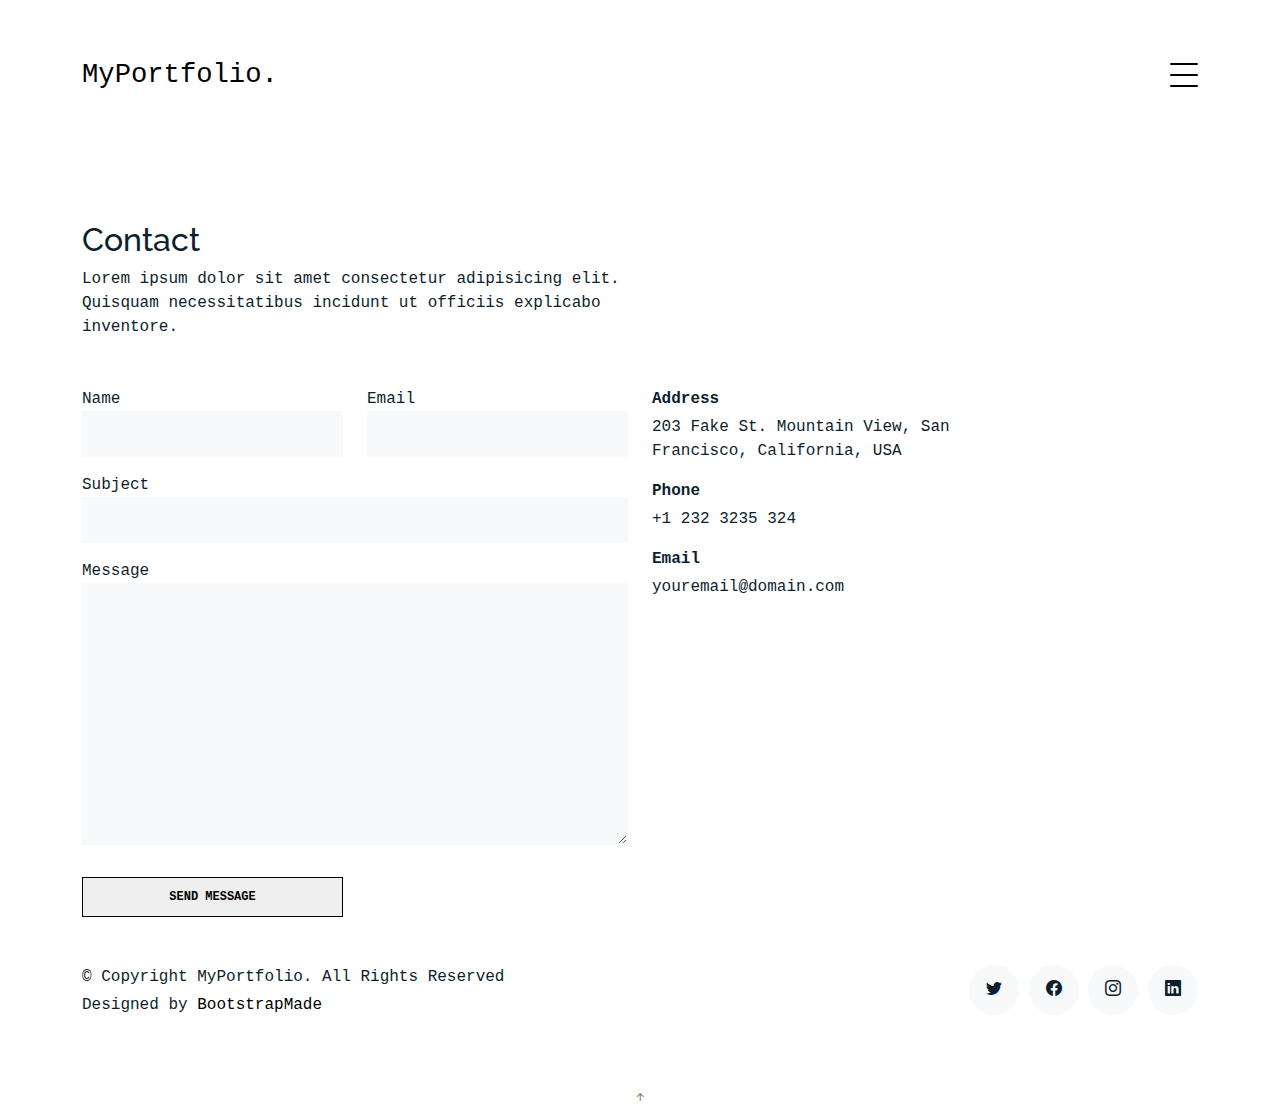
<file: MyPortfolio/contact.html>
<!DOCTYPE html>
<html lang="en">

<head>
  <meta charset="utf-8">
  <meta content="width=device-width, initial-scale=1.0" name="viewport">

  <title>MyPortfolio Bootstrap Template - Contact</title>
  <meta content="" name="description">
  <meta content="" name="keywords">

  <!-- Favicons -->
  <link href="assets/img/favicon.png" rel="icon">
  <link href="assets/img/apple-touch-icon.png" rel="apple-touch-icon">

  <!-- Google Fonts -->
  <link href="https://fonts.googleapis.com/css?family=https://fonts.googleapis.com/css?family=Inconsolata:400,500,600,700|Raleway:400,400i,500,500i,600,600i,700,700i" rel="stylesheet">

  <!-- Vendor CSS Files -->
  <link href="assets/vendor/aos/aos.css" rel="stylesheet">
  <link href="assets/vendor/bootstrap/css/bootstrap.min.css" rel="stylesheet">
  <link href="assets/vendor/bootstrap-icons/bootstrap-icons.css" rel="stylesheet">
  <link href="assets/vendor/swiper/swiper-bundle.min.css" rel="stylesheet">

  <!-- Template Main CSS File -->
  <link href="assets/css/style.css" rel="stylesheet">

  <!-- =======================================================
  * Template Name: MyPortfolio
  * Updated: Sep 18 2023 with Bootstrap v5.3.2
  * Template URL: https://bootstrapmade.com/myportfolio-bootstrap-portfolio-website-template/
  * Author: BootstrapMade.com
  * License: https://bootstrapmade.com/license/
  ======================================================== -->
</head>

<body>

  <!-- ======= Navbar ======= -->
  <div class="collapse navbar-collapse custom-navmenu" id="main-navbar">
    <div class="container py-2 py-md-5">
      <div class="row align-items-start">
        <div class="col-md-2">
          <ul class="custom-menu">
            <li><a href="index.html">Home</a></li>
            <li><a href="about.html">About Me</a></li>
            <li><a href="services.html">Services</a></li>
            <li><a href="works.html">Works</a></li>
            <li class="active"><a href="contact.html">Contact</a></li>
          </ul>
        </div>
        <div class="col-md-6 d-none d-md-block  mr-auto">
          <div class="tweet d-flex">
            <span class="bi bi-twitter text-white mt-2 mr-3"></span>
            <div>
              <p><em>Lorem ipsum dolor sit amet consectetur adipisicing elit. Quisquam necessitatibus incidunt ut officiis explicabo inventore. <br> <a href="#">t.co/v82jsk</a></em></p>
            </div>
          </div>
        </div>
        <div class="col-md-4 d-none d-md-block">
          <h3>Hire Me</h3>
          <p>Lorem ipsum dolor sit amet consectetur adipisicing elit. Quisquam necessitatibus incidunt ut officiisexplicabo inventore. <br> <a href="#">myemail@gmail.com</a></p>
        </div>
      </div>

    </div>
  </div>

  <nav class="navbar navbar-light custom-navbar">
    <div class="container">
      <a class="navbar-brand" href="index.html">MyPortfolio.</a>
      <a href="#" class="burger" data-bs-toggle="collapse" data-bs-target="#main-navbar">
        <span></span>
      </a>
    </div>
  </nav>

  <main id="main">

    <section class="section pb-5">
      <div class="container">

        <div class="row mb-5 align-items-end">
          <div class="col-md-6" data-aos="fade-up">
            <h2>Contact</h2>
            <p class="mb-0">Lorem ipsum dolor sit amet consectetur adipisicing elit. Quisquam necessitatibus incidunt ut
              officiis explicabo inventore.
            </p>
          </div>

        </div>

        <div class="row">
          <div class="col-md-6 mb-5 mb-md-0" data-aos="fade-up">

            <form action="forms/contact.php" method="post" role="form" class="php-email-form">

              <div class="row gy-3">
                <div class="col-md-6 form-group">
                  <label for="name">Name</label>
                  <input type="text" name="name" class="form-control" id="name" required>
                </div>
                <div class="col-md-6 form-group">
                  <label for="name">Email</label>
                  <input type="email" class="form-control" name="email" id="email" required>
                </div>
                <div class="col-md-12 form-group">
                  <label for="name">Subject</label>
                  <input type="text" class="form-control" name="subject" id="subject" required>
                </div>
                <div class="col-md-12 form-group">
                  <label for="name">Message</label>
                  <textarea class="form-control" name="message" cols="30" rows="10" required></textarea>
                </div>

                <div class="col-md-12 my-3">
                  <div class="loading">Loading</div>
                  <div class="error-message"></div>
                  <div class="sent-message">Your message has been sent. Thank you!</div>
                </div>

                <div class="col-md-6 mt-0 form-group">
                  <input type="submit" class="readmore d-block w-100" value="Send Message">
                </div>
              </div>

            </form>

          </div>

          <div class="col-md-4 ml-auto order-2" data-aos="fade-up">
            <ul class="list-unstyled">
              <li class="mb-3">
                <strong class="d-block mb-1">Address</strong>
                <span>203 Fake St. Mountain View, San Francisco, California, USA</span>
              </li>
              <li class="mb-3">
                <strong class="d-block mb-1">Phone</strong>
                <span>+1 232 3235 324</span>
              </li>
              <li class="mb-3">
                <strong class="d-block mb-1">Email</strong>
                <span>youremail@domain.com</span>
              </li>
            </ul>
          </div>

        </div>

      </div>

    </section>

  </main><!-- End #main -->

  <!-- ======= Footer ======= -->
  <footer class="footer" role="contentinfo">
    <div class="container">
      <div class="row">
        <div class="col-sm-6">
          <p class="mb-1">&copy; Copyright MyPortfolio. All Rights Reserved</p>
          <div class="credits">
            <!--
            All the links in the footer should remain intact.
            You can delete the links only if you purchased the pro version.
            Licensing information: https://bootstrapmade.com/license/
            Purchase the pro version with working PHP/AJAX contact form: https://bootstrapmade.com/buy/?theme=MyPortfolio
          -->
            Designed by <a href="https://bootstrapmade.com/">BootstrapMade</a>
          </div>
        </div>
        <div class="col-sm-6 social text-md-end">
          <a href="#"><span class="bi bi-twitter"></span></a>
          <a href="#"><span class="bi bi-facebook"></span></a>
          <a href="#"><span class="bi bi-instagram"></span></a>
          <a href="#"><span class="bi bi-linkedin"></span></a>
        </div>
      </div>
    </div>
  </footer>

  <a href="#" class="back-to-top d-flex align-items-center justify-content-center"><i class="bi bi-arrow-up-short"></i></a>

  <!-- Vendor JS Files -->
  <script src="assets/vendor/aos/aos.js"></script>
  <script src="assets/vendor/bootstrap/js/bootstrap.bundle.min.js"></script>
  <script src="assets/vendor/isotope-layout/isotope.pkgd.min.js"></script>
  <script src="assets/vendor/swiper/swiper-bundle.min.js"></script>
  <script src="assets/vendor/php-email-form/validate.js"></script>

  <!-- Template Main JS File -->
  <script src="assets/js/main.js"></script>

</body>

</html>
</file>
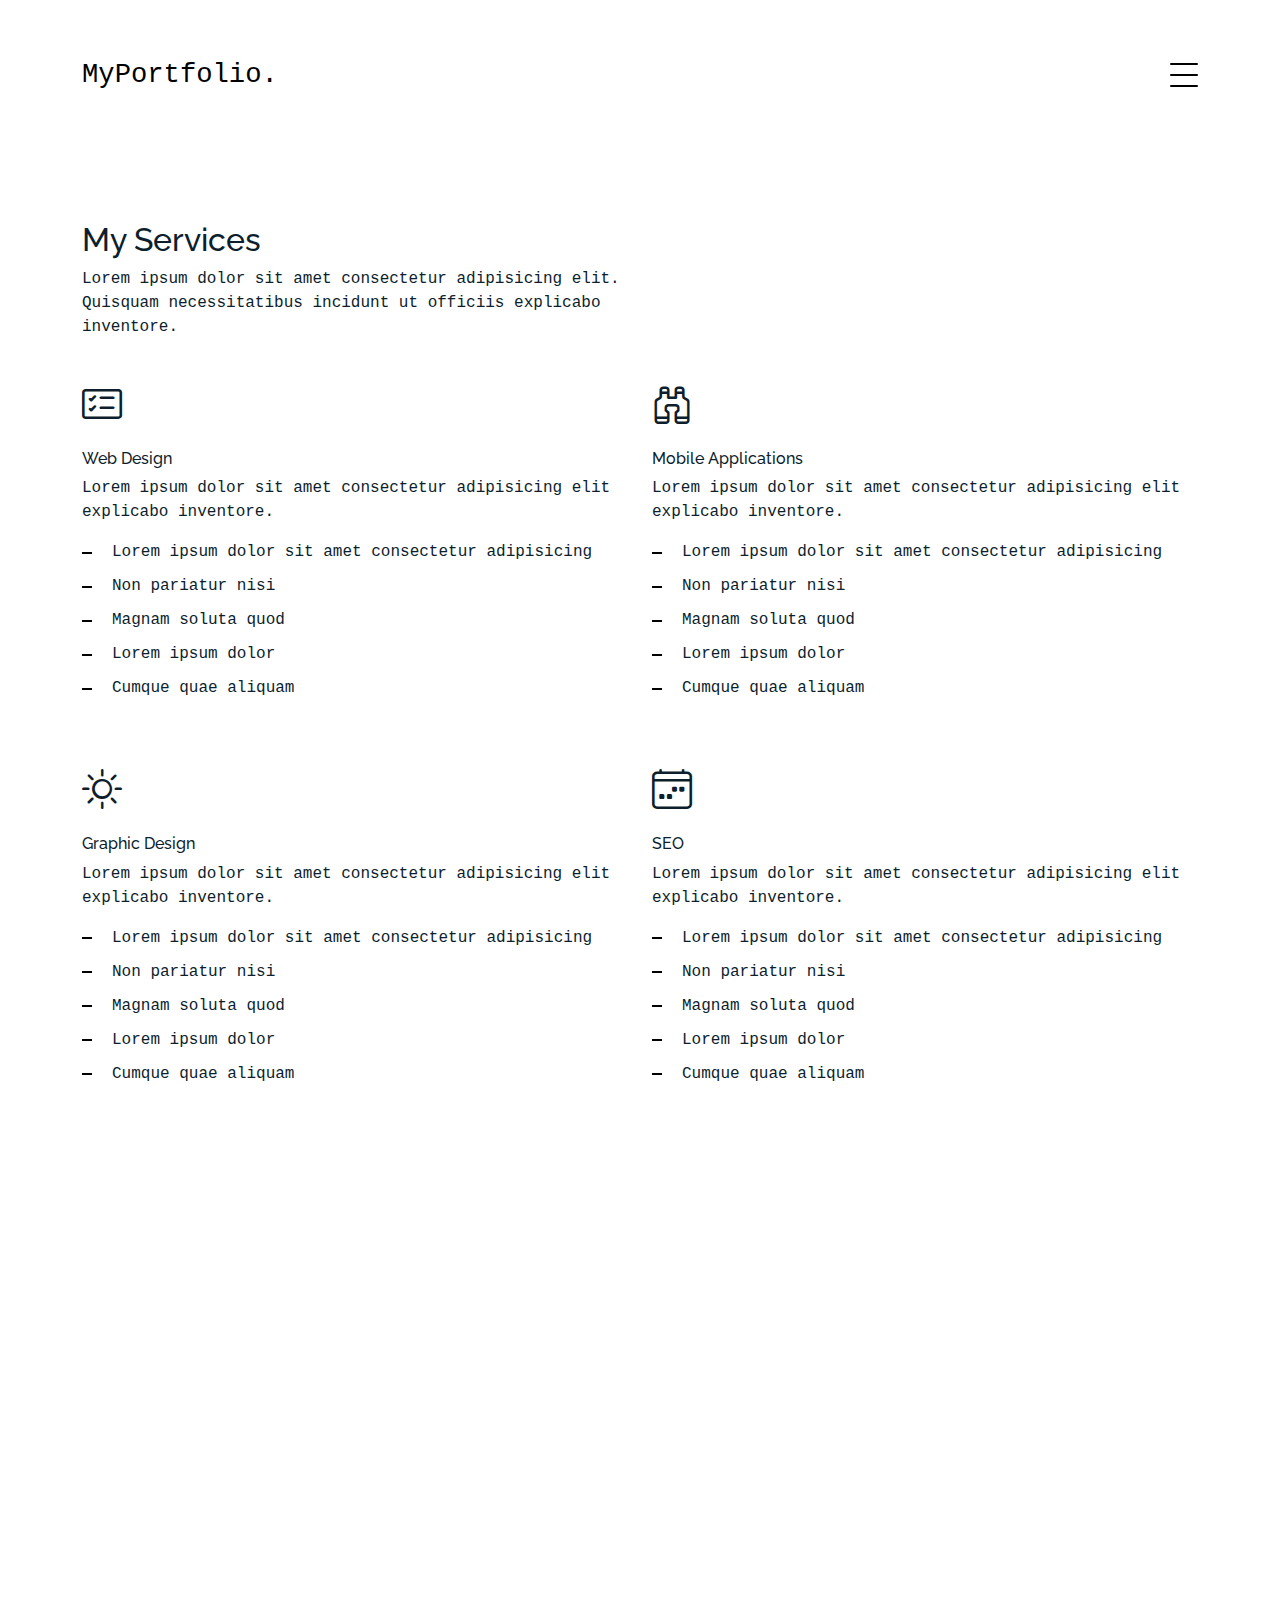
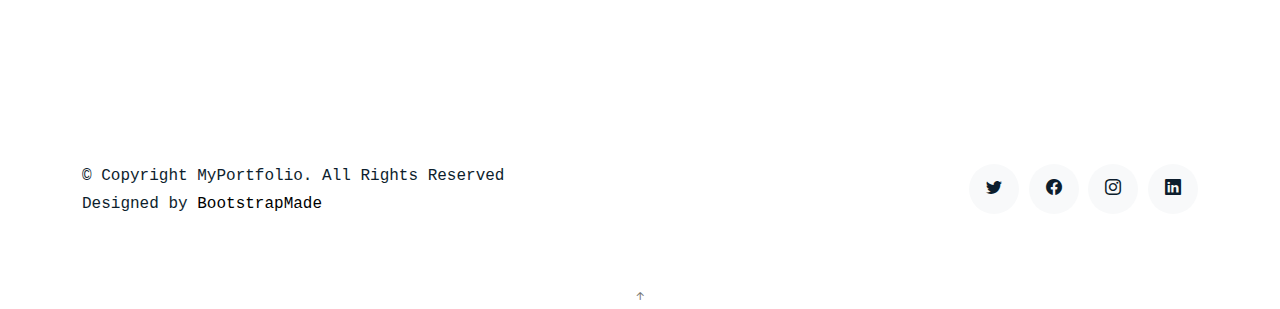
<file: MyPortfolio/services.html>
<!DOCTYPE html>
<html lang="en">

<head>
  <meta charset="utf-8">
  <meta content="width=device-width, initial-scale=1.0" name="viewport">

  <title>MyPortfolio Bootstrap Template - Services</title>
  <meta content="" name="description">
  <meta content="" name="keywords">

  <!-- Favicons -->
  <link href="assets/img/favicon.png" rel="icon">
  <link href="assets/img/apple-touch-icon.png" rel="apple-touch-icon">

  <!-- Google Fonts -->
  <link href="https://fonts.googleapis.com/css?family=https://fonts.googleapis.com/css?family=Inconsolata:400,500,600,700|Raleway:400,400i,500,500i,600,600i,700,700i" rel="stylesheet">

  <!-- Vendor CSS Files -->
  <link href="assets/vendor/aos/aos.css" rel="stylesheet">
  <link href="assets/vendor/bootstrap/css/bootstrap.min.css" rel="stylesheet">
  <link href="assets/vendor/bootstrap-icons/bootstrap-icons.css" rel="stylesheet">
  <link href="assets/vendor/swiper/swiper-bundle.min.css" rel="stylesheet">

  <!-- Template Main CSS File -->
  <link href="assets/css/style.css" rel="stylesheet">

  <!-- =======================================================
  * Template Name: MyPortfolio
  * Updated: Sep 18 2023 with Bootstrap v5.3.2
  * Template URL: https://bootstrapmade.com/myportfolio-bootstrap-portfolio-website-template/
  * Author: BootstrapMade.com
  * License: https://bootstrapmade.com/license/
  ======================================================== -->
</head>

<body>

  <!-- ======= Navbar ======= -->
  <div class="collapse navbar-collapse custom-navmenu" id="main-navbar">
    <div class="container py-2 py-md-5">
      <div class="row align-items-start">
        <div class="col-md-2">
          <ul class="custom-menu">
            <li><a href="index.html">Home</a></li>
            <li><a href="about.html">About Me</a></li>
            <li class="active"><a href="services.html">Services</a></li>
            <li><a href="works.html">Works</a></li>
            <li><a href="contact.html">Contact</a></li>
          </ul>
        </div>
        <div class="col-md-6 d-none d-md-block  mr-auto">
          <div class="tweet d-flex">
            <span class="bi bi-twitter text-white mt-2 mr-3"></span>
            <div>
              <p><em>Lorem ipsum dolor sit amet consectetur adipisicing elit. Quisquam necessitatibus incidunt ut officiis explicabo inventore. <br> <a href="#">t.co/v82jsk</a></em></p>
            </div>
          </div>
        </div>
        <div class="col-md-4 d-none d-md-block">
          <h3>Hire Me</h3>
          <p>Lorem ipsum dolor sit amet consectetur adipisicing elit. Quisquam necessitatibus incidunt ut officiisexplicabo inventore. <br> <a href="#">myemail@gmail.com</a></p>
        </div>
      </div>

    </div>
  </div>

  <nav class="navbar navbar-light custom-navbar">
    <div class="container">
      <a class="navbar-brand" href="index.html">MyPortfolio.</a>
      <a href="#" class="burger" data-bs-toggle="collapse" data-bs-target="#main-navbar">
        <span></span>
      </a>
    </div>
  </nav>

  <main id="main">

    <section class="section">
      <div class="container">
        <div class="row mb-4 align-items-center">
          <div class="col-md-6" data-aos="fade-up">

            <h2>My Services</h2>
            <p>Lorem ipsum dolor sit amet consectetur adipisicing elit. Quisquam necessitatibus incidunt ut officiis
              explicabo inventore.</p>

          </div>

        </div>
      </div>

      <div class="site-section pb-0 services">
        <div class="container">

          <div class="row">

            <div class="col-12 col-sm-6 col-md-6 col-lg-6 mb-5" data-aos="fade-up" data-aos-delay="">
              <i class="bi bi-card-checklist"></i>
              <h4 class="h4 mb-2">Web Design</h4>
              <p>Lorem ipsum dolor sit amet consectetur adipisicing elit explicabo inventore.</p>
              <ul class="list-unstyled list-line">
                <li>Lorem ipsum dolor sit amet consectetur adipisicing</li>
                <li>Non pariatur nisi</li>
                <li>Magnam soluta quod</li>
                <li>Lorem ipsum dolor</li>
                <li>Cumque quae aliquam</li>
              </ul>
            </div>
            <div class="col-12 col-sm-6 col-md-6 col-lg-6 mb-5" data-aos="fade-up" data-aos-delay="100">
              <i class="bi bi-binoculars"></i>
              <h4 class="h4 mb-2">Mobile Applications</h4>
              <p>Lorem ipsum dolor sit amet consectetur adipisicing elit explicabo inventore.</p>
              <ul class="list-unstyled list-line">
                <li>Lorem ipsum dolor sit amet consectetur adipisicing</li>
                <li>Non pariatur nisi</li>
                <li>Magnam soluta quod</li>
                <li>Lorem ipsum dolor</li>
                <li>Cumque quae aliquam</li>
              </ul>
            </div>
            <div class="col-12 col-sm-6 col-md-6 col-lg-6 mb-5" data-aos="fade-up" data-aos-delay="">
              <i class="bi bi-brightness-high"></i>
              <h4 class="h4 mb-2">Graphic Design</h4>
              <p>Lorem ipsum dolor sit amet consectetur adipisicing elit explicabo inventore.</p>
              <ul class="list-unstyled list-line">
                <li>Lorem ipsum dolor sit amet consectetur adipisicing</li>
                <li>Non pariatur nisi</li>
                <li>Magnam soluta quod</li>
                <li>Lorem ipsum dolor</li>
                <li>Cumque quae aliquam</li>
              </ul>
            </div>
            <div class="col-12 col-sm-6 col-md-6 col-lg-6 mb-5" data-aos="fade-up" data-aos-delay="100">
              <i class="bi bi-calendar4-week"></i>
              <h4 class="h4 mb-2">SEO</h4>
              <p>Lorem ipsum dolor sit amet consectetur adipisicing elit explicabo inventore.</p>
              <ul class="list-unstyled list-line">
                <li>Lorem ipsum dolor sit amet consectetur adipisicing</li>
                <li>Non pariatur nisi</li>
                <li>Magnam soluta quod</li>
                <li>Lorem ipsum dolor</li>
                <li>Cumque quae aliquam</li>
              </ul>
            </div>
          </div>
        </div>
      </div>
    </section>

    <!-- ======= Testimonials Section ======= -->
    <section class="section pt-0">
      <div class="container">

        <div class="testimonials-slider swiper" data-aos="fade-up" data-aos-delay="100">
          <div class="swiper-wrapper">

            <div class="swiper-slide">
              <div class="testimonial-wrap">
                <div class="testimonial">
                  <img src="assets/img/person_1.jpg" alt="Image" class="img-fluid">
                  <blockquote>
                    <p>Lorem ipsum dolor sit amet consectetur adipisicing elit. Quisquam necessitatibus incidunt ut officiis
                      explicabo inventore.</p>
                  </blockquote>
                  <p>&mdash; Jean Hicks</p>
                </div>
              </div>
            </div><!-- End testimonial item -->

            <div class="swiper-slide">
              <div class="testimonial-wrap">
                <div class="testimonial">
                  <img src="assets/img/person_2.jpg" alt="Image" class="img-fluid">
                  <blockquote>
                    <p>Lorem ipsum dolor sit amet consectetur adipisicing elit. Quisquam necessitatibus incidunt ut officiis
                      explicabo inventore.</p>
                  </blockquote>
                  <p>&mdash; Chris Stanworth</p>
                </div>
              </div>
            </div><!-- End testimonial item -->

          </div>
          <div class="swiper-pagination"></div>
        </div>

      </div>
    </section><!-- End Testimonials Section -->

  </main><!-- End #main -->

  <!-- ======= Footer ======= -->
  <footer class="footer" role="contentinfo">
    <div class="container">
      <div class="row">
        <div class="col-sm-6">
          <p class="mb-1">&copy; Copyright MyPortfolio. All Rights Reserved</p>
          <div class="credits">
            <!--
            All the links in the footer should remain intact.
            You can delete the links only if you purchased the pro version.
            Licensing information: https://bootstrapmade.com/license/
            Purchase the pro version with working PHP/AJAX contact form: https://bootstrapmade.com/buy/?theme=MyPortfolio
          -->
            Designed by <a href="https://bootstrapmade.com/">BootstrapMade</a>
          </div>
        </div>
        <div class="col-sm-6 social text-md-end">
          <a href="#"><span class="bi bi-twitter"></span></a>
          <a href="#"><span class="bi bi-facebook"></span></a>
          <a href="#"><span class="bi bi-instagram"></span></a>
          <a href="#"><span class="bi bi-linkedin"></span></a>
        </div>
      </div>
    </div>
  </footer>

  <a href="#" class="back-to-top d-flex align-items-center justify-content-center"><i class="bi bi-arrow-up-short"></i></a>

  <!-- Vendor JS Files -->
  <script src="assets/vendor/aos/aos.js"></script>
  <script src="assets/vendor/bootstrap/js/bootstrap.bundle.min.js"></script>
  <script src="assets/vendor/isotope-layout/isotope.pkgd.min.js"></script>
  <script src="assets/vendor/swiper/swiper-bundle.min.js"></script>
  <script src="assets/vendor/php-email-form/validate.js"></script>

  <!-- Template Main JS File -->
  <script src="assets/js/main.js"></script>

</body>

</html>
</file>
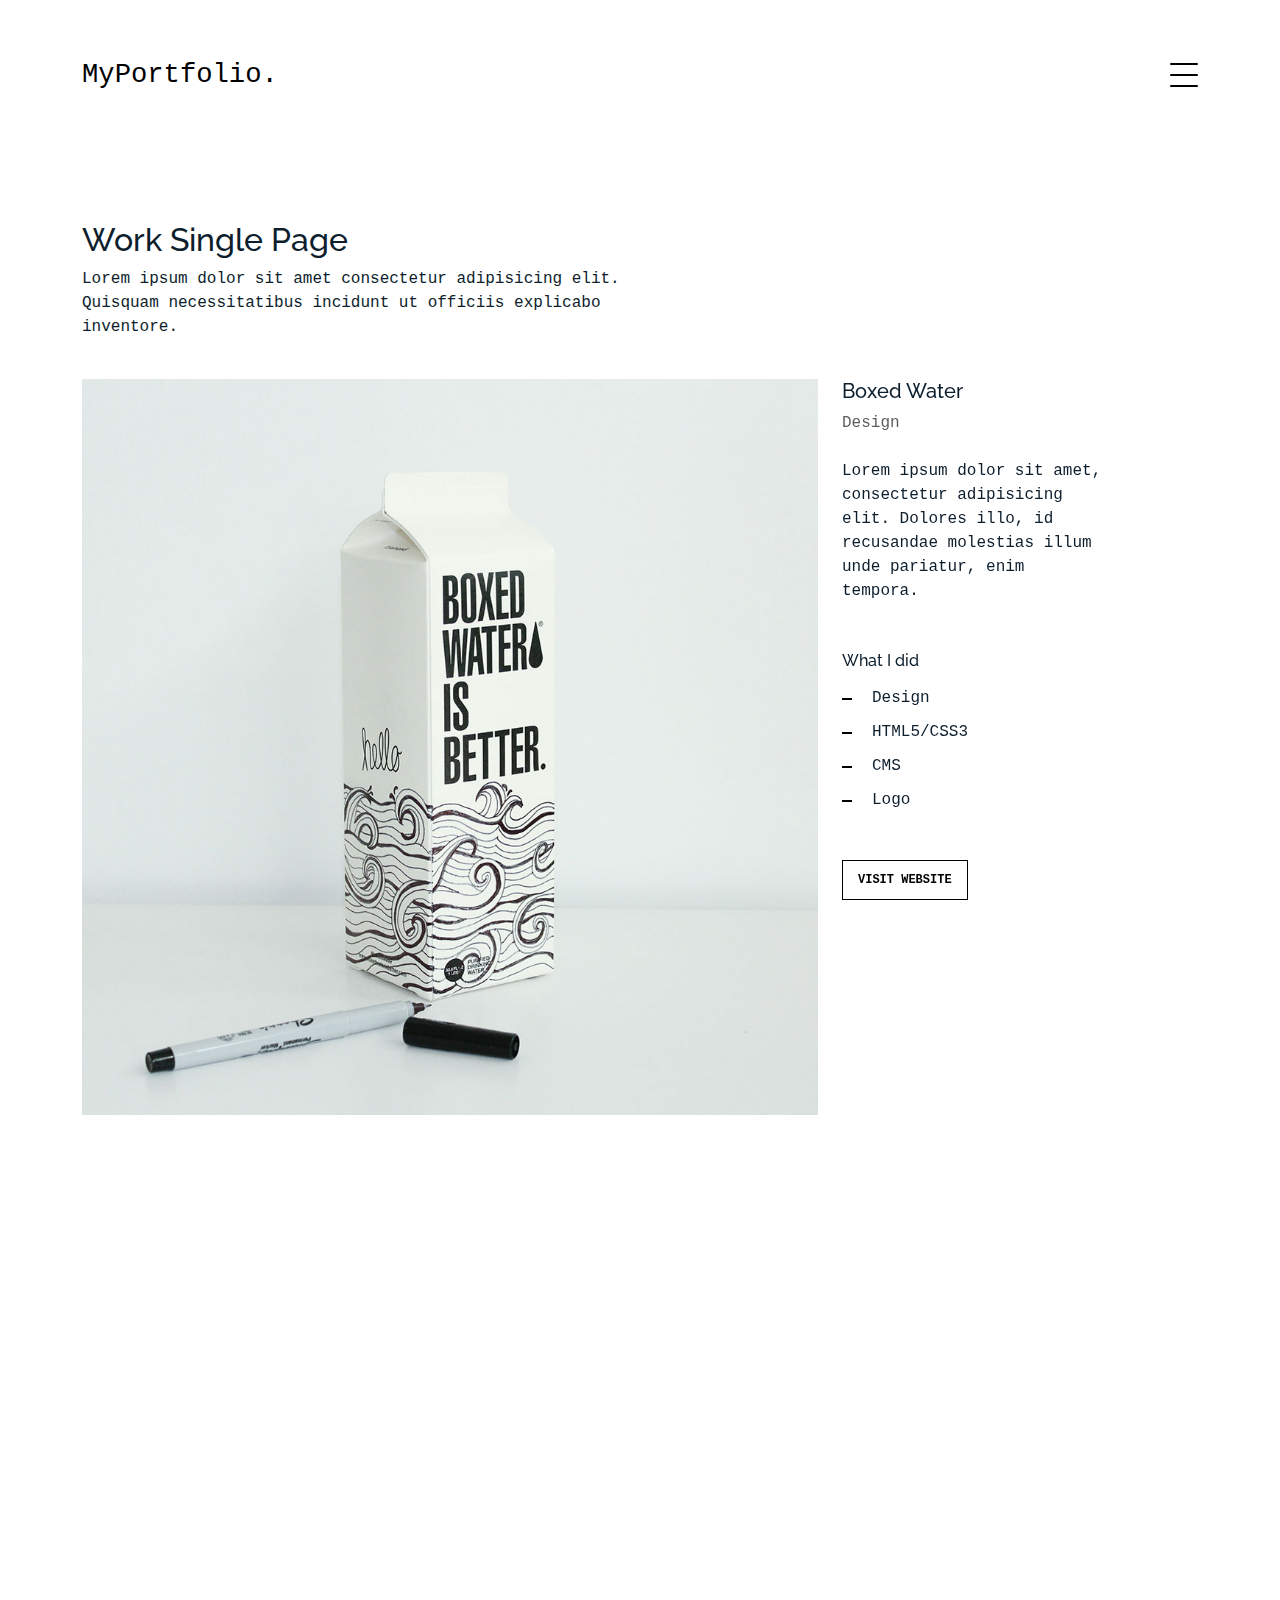
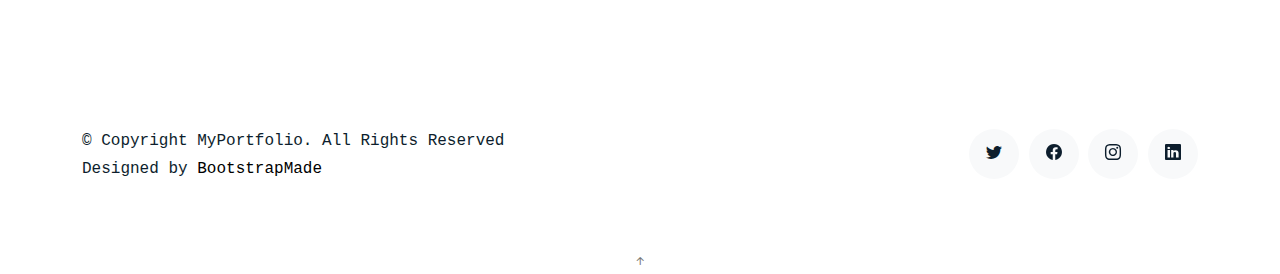
<file: MyPortfolio/work-single.html>
<!DOCTYPE html>
<html lang="en">

<head>
  <meta charset="utf-8">
  <meta content="width=device-width, initial-scale=1.0" name="viewport">

  <title>MyPortfolio Bootstrap Template - Work Single</title>
  <meta content="" name="description">
  <meta content="" name="keywords">

  <!-- Favicons -->
  <link href="assets/img/favicon.png" rel="icon">
  <link href="assets/img/apple-touch-icon.png" rel="apple-touch-icon">

  <!-- Google Fonts -->
  <link href="https://fonts.googleapis.com/css?family=https://fonts.googleapis.com/css?family=Inconsolata:400,500,600,700|Raleway:400,400i,500,500i,600,600i,700,700i" rel="stylesheet">

  <!-- Vendor CSS Files -->
  <link href="assets/vendor/aos/aos.css" rel="stylesheet">
  <link href="assets/vendor/bootstrap/css/bootstrap.min.css" rel="stylesheet">
  <link href="assets/vendor/bootstrap-icons/bootstrap-icons.css" rel="stylesheet">
  <link href="assets/vendor/swiper/swiper-bundle.min.css" rel="stylesheet">

  <!-- Template Main CSS File -->
  <link href="assets/css/style.css" rel="stylesheet">

  <!-- =======================================================
  * Template Name: MyPortfolio
  * Updated: Sep 18 2023 with Bootstrap v5.3.2
  * Template URL: https://bootstrapmade.com/myportfolio-bootstrap-portfolio-website-template/
  * Author: BootstrapMade.com
  * License: https://bootstrapmade.com/license/
  ======================================================== -->
</head>

<body>

  <!-- ======= Navbar ======= -->
  <div class="collapse navbar-collapse custom-navmenu" id="main-navbar">
    <div class="container py-2 py-md-5">
      <div class="row align-items-start">
        <div class="col-md-2">
          <ul class="custom-menu">
            <li><a href="index.html">Home</a></li>
            <li><a href="about.html">About Me</a></li>
            <li><a href="services.html">Services</a></li>
            <li class="active"><a href="works.html">Works</a></li>
            <li><a href="contact.html">Contact</a></li>
          </ul>
        </div>
        <div class="col-md-6 d-none d-md-block  mr-auto">
          <div class="tweet d-flex">
            <span class="bi bi-twitter text-white mt-2 mr-3"></span>
            <div>
              <p><em>Lorem ipsum dolor sit amet consectetur adipisicing elit. Quisquam necessitatibus incidunt ut officiis explicabo inventore. <br> <a href="#">t.co/v82jsk</a></em></p>
            </div>
          </div>
        </div>
        <div class="col-md-4 d-none d-md-block">
          <h3>Hire Me</h3>
          <p>Lorem ipsum dolor sit amet consectetur adipisicing elit. Quisquam necessitatibus incidunt ut officiisexplicabo inventore. <br> <a href="#">myemail@gmail.com</a></p>
        </div>
      </div>

    </div>
  </div>

  <nav class="navbar navbar-light custom-navbar">
    <div class="container">
      <a class="navbar-brand" href="index.html">MyPortfolio.</a>
      <a href="#" class="burger" data-bs-toggle="collapse" data-bs-target="#main-navbar">
        <span></span>
      </a>
    </div>
  </nav>

  <main id="main">

    <section class="section">
      <div class="container">
        <div class="row mb-4 align-items-center">
          <div class="col-md-6" data-aos="fade-up">
            <h2>Work Single Page</h2>
            <p>Lorem ipsum dolor sit amet consectetur adipisicing elit. Quisquam necessitatibus incidunt ut officiis explicabo inventore.</p>
          </div>
        </div>
      </div>

      <div class="site-section pb-0">
        <div class="container">
          <div class="row align-items-stretch">
            <div class="col-md-8" data-aos="fade-up">
              <img src="assets/img/img_1_big.jpg" alt="Image" class="img-fluid">
            </div>
            <div class="col-md-3 ml-auto" data-aos="fade-up" data-aos-delay="100">
              <div class="sticky-content">
                <h3 class="h3">Boxed Water</h3>
                <p class="mb-4"><span class="text-muted">Design</span></p>

                <div class="mb-5">
                  <p>Lorem ipsum dolor sit amet, consectetur adipisicing elit. Dolores illo, id recusandae molestias
                    illum unde pariatur, enim tempora.</p>

                </div>

                <h4 class="h4 mb-3">What I did</h4>
                <ul class="list-unstyled list-line mb-5">
                  <li>Design</li>
                  <li>HTML5/CSS3</li>
                  <li>CMS</li>
                  <li>Logo</li>
                </ul>

                <p><a href="#" class="readmore">Visit Website</a></p>
              </div>
            </div>
          </div>
        </div>
    </section>

    <!-- ======= Testimonials Section ======= -->
    <section class="section pt-0">
      <div class="container">

        <div class="testimonials-slider swiper" data-aos="fade-up" data-aos-delay="100">
          <div class="swiper-wrapper">

            <div class="swiper-slide">
              <div class="testimonial-wrap">
                <div class="testimonial">
                  <img src="assets/img/person_1.jpg" alt="Image" class="img-fluid">
                  <blockquote>
                    <p>Lorem ipsum dolor sit amet consectetur adipisicing elit. Quisquam necessitatibus incidunt ut officiis
                      explicabo inventore.</p>
                  </blockquote>
                  <p>&mdash; Jean Hicks</p>
                </div>
              </div>
            </div><!-- End testimonial item -->

            <div class="swiper-slide">
              <div class="testimonial-wrap">
                <div class="testimonial">
                  <img src="assets/img/person_2.jpg" alt="Image" class="img-fluid">
                  <blockquote>
                    <p>Lorem ipsum dolor sit amet consectetur adipisicing elit. Quisquam necessitatibus incidunt ut officiis
                      explicabo inventore.</p>
                  </blockquote>
                  <p>&mdash; Chris Stanworth</p>
                </div>
              </div>
            </div><!-- End testimonial item -->

          </div>
          <div class="swiper-pagination"></div>
        </div>

      </div>
    </section><!-- End Testimonials Section -->

  </main><!-- End #main -->

  <!-- ======= Footer ======= -->
  <footer class="footer" role="contentinfo">
    <div class="container">
      <div class="row">
        <div class="col-sm-6">
          <p class="mb-1">&copy; Copyright MyPortfolio. All Rights Reserved</p>
          <div class="credits">
            <!--
            All the links in the footer should remain intact.
            You can delete the links only if you purchased the pro version.
            Licensing information: https://bootstrapmade.com/license/
            Purchase the pro version with working PHP/AJAX contact form: https://bootstrapmade.com/buy/?theme=MyPortfolio
          -->
            Designed by <a href="https://bootstrapmade.com/">BootstrapMade</a>
          </div>
        </div>
        <div class="col-sm-6 social text-md-end">
          <a href="#"><span class="bi bi-twitter"></span></a>
          <a href="#"><span class="bi bi-facebook"></span></a>
          <a href="#"><span class="bi bi-instagram"></span></a>
          <a href="#"><span class="bi bi-linkedin"></span></a>
        </div>
      </div>
    </div>
  </footer>

  <a href="#" class="back-to-top d-flex align-items-center justify-content-center"><i class="bi bi-arrow-up-short"></i></a>

  <!-- Vendor JS Files -->
  <script src="assets/vendor/aos/aos.js"></script>
  <script src="assets/vendor/bootstrap/js/bootstrap.bundle.min.js"></script>
  <script src="assets/vendor/isotope-layout/isotope.pkgd.min.js"></script>
  <script src="assets/vendor/swiper/swiper-bundle.min.js"></script>
  <script src="assets/vendor/php-email-form/validate.js"></script>

  <!-- Template Main JS File -->
  <script src="assets/js/main.js"></script>

</body>

</html>
</file>
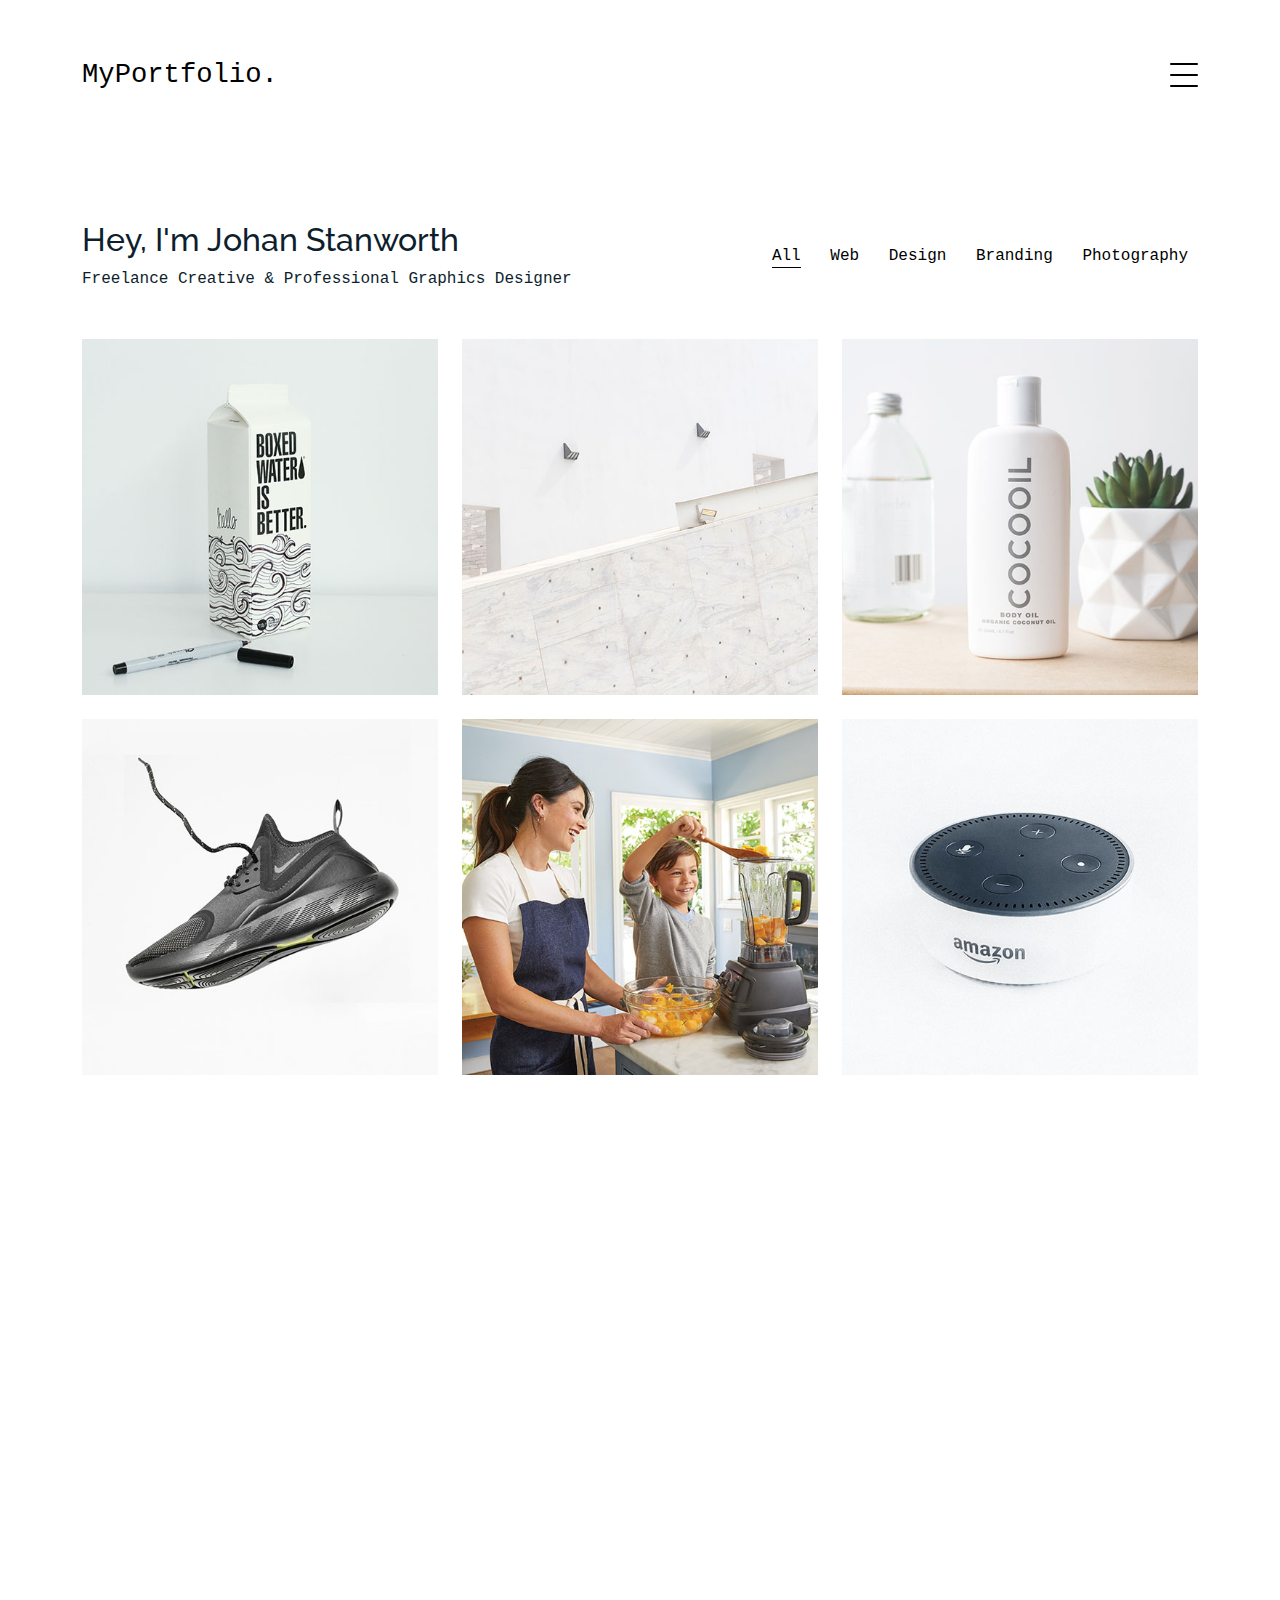
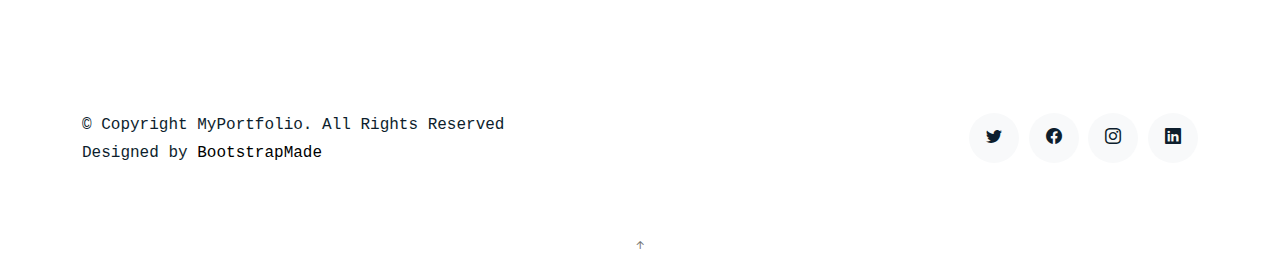
<file: MyPortfolio/works.html>
<!DOCTYPE html>
<html lang="en">

<head>
  <meta charset="utf-8">
  <meta content="width=device-width, initial-scale=1.0" name="viewport">

  <title>MyPortfolio Bootstrap Template - Works</title>
  <meta content="" name="description">
  <meta content="" name="keywords">

  <!-- Favicons -->
  <link href="assets/img/favicon.png" rel="icon">
  <link href="assets/img/apple-touch-icon.png" rel="apple-touch-icon">

  <!-- Google Fonts -->
  <link href="https://fonts.googleapis.com/css?family=https://fonts.googleapis.com/css?family=Inconsolata:400,500,600,700|Raleway:400,400i,500,500i,600,600i,700,700i" rel="stylesheet">

  <!-- Vendor CSS Files -->
  <link href="assets/vendor/aos/aos.css" rel="stylesheet">
  <link href="assets/vendor/bootstrap/css/bootstrap.min.css" rel="stylesheet">
  <link href="assets/vendor/bootstrap-icons/bootstrap-icons.css" rel="stylesheet">
  <link href="assets/vendor/swiper/swiper-bundle.min.css" rel="stylesheet">

  <!-- Template Main CSS File -->
  <link href="assets/css/style.css" rel="stylesheet">

  <!-- =======================================================
  * Template Name: MyPortfolio
  * Updated: Sep 18 2023 with Bootstrap v5.3.2
  * Template URL: https://bootstrapmade.com/myportfolio-bootstrap-portfolio-website-template/
  * Author: BootstrapMade.com
  * License: https://bootstrapmade.com/license/
  ======================================================== -->
</head>

<body>

  <!-- ======= Navbar ======= -->
  <div class="collapse navbar-collapse custom-navmenu" id="main-navbar">
    <div class="container py-2 py-md-5">
      <div class="row align-items-start">
        <div class="col-md-2">
          <ul class="custom-menu">
            <li><a href="index.html">Home</a></li>
            <li><a href="about.html">About Me</a></li>
            <li><a href="services.html">Services</a></li>
            <li class="active"><a href="works.html">Works</a></li>
            <li><a href="contact.html">Contact</a></li>
          </ul>
        </div>
        <div class="col-md-6 d-none d-md-block  mr-auto">
          <div class="tweet d-flex">
            <span class="bi bi-twitter text-white mt-2 mr-3"></span>
            <div>
              <p><em>Lorem ipsum dolor sit amet consectetur adipisicing elit. Quisquam necessitatibus incidunt ut officiis explicabo inventore. <br> <a href="#">t.co/v82jsk</a></em></p>
            </div>
          </div>
        </div>
        <div class="col-md-4 d-none d-md-block">
          <h3>Hire Me</h3>
          <p>Lorem ipsum dolor sit amet consectetur adipisicing elit. Quisquam necessitatibus incidunt ut officiisexplicabo inventore. <br> <a href="#">myemail@gmail.com</a></p>
        </div>
      </div>

    </div>
  </div>

  <nav class="navbar navbar-light custom-navbar">
    <div class="container">
      <a class="navbar-brand" href="index.html">MyPortfolio.</a>
      <a href="#" class="burger" data-bs-toggle="collapse" data-bs-target="#main-navbar">
        <span></span>
      </a>
    </div>
  </nav>

  <main id="main">

    <!-- ======= Works Section ======= -->
    <section class="section site-portfolio">
      <div class="container">
        <div class="row mb-5 align-items-center">
          <div class="col-md-12 col-lg-6 mb-4 mb-lg-0" data-aos="fade-up">
            <h2>Hey, I'm Johan Stanworth</h2>
            <p class="mb-0">Freelance Creative &amp; Professional Graphics Designer</p>
          </div>
          <div class="col-md-12 col-lg-6 text-start text-lg-end" data-aos="fade-up" data-aos-delay="100">
            <div id="filters" class="filters">
              <a href="#" data-filter="*" class="active">All</a>
              <a href="#" data-filter=".web">Web</a>
              <a href="#" data-filter=".design">Design</a>
              <a href="#" data-filter=".branding">Branding</a>
              <a href="#" data-filter=".photography">Photography</a>
            </div>
          </div>
        </div>
        <div id="portfolio-grid" class="row no-gutter" data-aos="fade-up" data-aos-delay="200">
          <div class="item web col-sm-6 col-md-4 col-lg-4 mb-4">
            <a href="work-single.html" class="item-wrap fancybox">
              <div class="work-info">
                <h3>Boxed Water</h3>
                <span>Web</span>
              </div>
              <img class="img-fluid" src="assets/img/img_1.jpg">
            </a>
          </div>
          <div class="item photography col-sm-6 col-md-4 col-lg-4 mb-4">
            <a href="work-single.html" class="item-wrap fancybox">
              <div class="work-info">
                <h3>Build Indoo</h3>
                <span>Photography</span>
              </div>
              <img class="img-fluid" src="assets/img/img_2.jpg">
            </a>
          </div>
          <div class="item branding col-sm-6 col-md-4 col-lg-4 mb-4">
            <a href="work-single.html" class="item-wrap fancybox">
              <div class="work-info">
                <h3>Cocooil</h3>
                <span>Branding</span>
              </div>
              <img class="img-fluid" src="assets/img/img_3.jpg">
            </a>
          </div>
          <div class="item design col-sm-6 col-md-4 col-lg-4 mb-4">
            <a href="work-single.html" class="item-wrap fancybox">
              <div class="work-info">
                <h3>Nike Shoe</h3>
                <span>Design</span>
              </div>
              <img class="img-fluid" src="assets/img/img_4.jpg">
            </a>
          </div>
          <div class="item photography col-sm-6 col-md-4 col-lg-4 mb-4">
            <a href="work-single.html" class="item-wrap fancybox">
              <div class="work-info">
                <h3>Kitchen Sink</h3>
                <span>Photography</span>
              </div>
              <img class="img-fluid" src="assets/img/img_5.jpg">
            </a>
          </div>
          <div class="item branding col-sm-6 col-md-4 col-lg-4 mb-4">
            <a href="work-single.html" class="item-wrap fancybox">
              <div class="work-info">
                <h3>Amazon</h3>
                <span>brandingn</span>
              </div>
              <img class="img-fluid" src="assets/img/img_6.jpg">
            </a>
          </div>
        </div>
      </div>
    </section><!-- End  Works Section -->

    <!-- ======= Testimonials Section ======= -->
    <section class="section pt-0">
      <div class="container">

        <div class="testimonials-slider swiper" data-aos="fade-up" data-aos-delay="100">
          <div class="swiper-wrapper">

            <div class="swiper-slide">
              <div class="testimonial-wrap">
                <div class="testimonial">
                  <img src="assets/img/person_1.jpg" alt="Image" class="img-fluid">
                  <blockquote>
                    <p>Lorem ipsum dolor sit amet consectetur adipisicing elit. Quisquam necessitatibus incidunt ut officiis
                      explicabo inventore.</p>
                  </blockquote>
                  <p>&mdash; Jean Hicks</p>
                </div>
              </div>
            </div><!-- End testimonial item -->

            <div class="swiper-slide">
              <div class="testimonial-wrap">
                <div class="testimonial">
                  <img src="assets/img/person_2.jpg" alt="Image" class="img-fluid">
                  <blockquote>
                    <p>Lorem ipsum dolor sit amet consectetur adipisicing elit. Quisquam necessitatibus incidunt ut officiis
                      explicabo inventore.</p>
                  </blockquote>
                  <p>&mdash; Chris Stanworth</p>
                </div>
              </div>
            </div><!-- End testimonial item -->

          </div>
          <div class="swiper-pagination"></div>
        </div>

      </div>
    </section><!-- End Testimonials Section -->

  </main><!-- End #main -->

  <!-- ======= Footer ======= -->
  <footer class="footer" role="contentinfo">
    <div class="container">
      <div class="row">
        <div class="col-sm-6">
          <p class="mb-1">&copy; Copyright MyPortfolio. All Rights Reserved</p>
          <div class="credits">
            <!--
            All the links in the footer should remain intact.
            You can delete the links only if you purchased the pro version.
            Licensing information: https://bootstrapmade.com/license/
            Purchase the pro version with working PHP/AJAX contact form: https://bootstrapmade.com/buy/?theme=MyPortfolio
          -->
            Designed by <a href="https://bootstrapmade.com/">BootstrapMade</a>
          </div>
        </div>
        <div class="col-sm-6 social text-md-end">
          <a href="#"><span class="bi bi-twitter"></span></a>
          <a href="#"><span class="bi bi-facebook"></span></a>
          <a href="#"><span class="bi bi-instagram"></span></a>
          <a href="#"><span class="bi bi-linkedin"></span></a>
        </div>
      </div>
    </div>
  </footer>

  <a href="#" class="back-to-top d-flex align-items-center justify-content-center"><i class="bi bi-arrow-up-short"></i></a>

  <!-- Vendor JS Files -->
  <script src="assets/vendor/aos/aos.js"></script>
  <script src="assets/vendor/bootstrap/js/bootstrap.bundle.min.js"></script>
  <script src="assets/vendor/isotope-layout/isotope.pkgd.min.js"></script>
  <script src="assets/vendor/swiper/swiper-bundle.min.js"></script>
  <script src="assets/vendor/php-email-form/validate.js"></script>

  <!-- Template Main JS File -->
  <script src="assets/js/main.js"></script>

</body>

</html>
</file>
<file: style.css>
body {
    font-family: Courier, monospace;
    font-size: 18px;
    font-style: italic;
    font-variant: small-caps;
    font-weight: bold;
}

h1,
h2,
h3,
h4 {
    font-family: 'roboto mono', monospace;

}

.container {

    width: 950px;
    margin: 0 auto;
    background-color: azure;
    padding: 10px 25px;
    text-align: center;
}

.intro {
    text-align: center;
}

@media(max-width: 480px) {


    .about-grid {

        grid-template-columns: 100%;
    }
}

.projects-heading {
    text-align: center;
}

.projects-grid {
    display: grid;
    grid-template-columns: 50% 50%;
}

.project-image {
    justify-self: center;
    padding: 4%;
}

@media(max-width: 650px) {


    .projects-grid {

        grid-template-columns: 100%;
    }
}

.link-and-contact {
    display: grid;
    grid-template-columns: 50% 50%;

}

.links {
    justify-self: center;

}

.links-list {
    list-style: none;
    padding: 0%;

} 

@media(max-width: 650px) {


    .link-and-contact {

        grid-template-columns: 100%;
    }
}

.profile-picture {
    border-radius: 50%;
    width: 150px;
    height: 150px;
    box-shadow: 0 4px 6px 0 rgb(34, 60, 80 .16);
}

.profile-picture:hover {

    box-shadow: 0 8px 12px 0 rgb(34, 60, 80 .16);
}

.i-am { 
    text-align: left;
    padding-left: 120px;
    list-style: lower-alpha;
}
.i-like { 
    text-align: left;
    padding-left: 120px;
    list-style: none;
}

li {
    list-style: none;
} 

.about-grid {
    display: grid;
    grid-template-columns: 50% 50%;
}
.sectiontitle{
    font-size: 1.2em;
    color: blueviolet;
}
/* .about-list{
    list-style: none;
} */
form input, textarea{
    padding: 5px;
    border-radius: 5px;
    width: 240px;
}
form {
    width: 250px;
    margin: 0 auto;
}
form input[type="submit"] {
    width: 250px;
    
}
.submit-button-wrapper
{
    margin: 20px auto;

}
.container > div {
    margin: 20px;
}
hr {
    border: 0;
    height: 1px;
    background-image: linear-gradient(to right,rgba(0, 0, 0, 0), rgba(0,0,0, .75), rgba(0,0,0,0));

}
.form-cont{
    text-align: left;
}
.project-image {
    border-radius: 5px;
    box-shadow: 0 4px 6px 0 rgba(34, 60, 80, .16);
    transition: all ease-in-out .5s;
}
.project-image:hover {
    filter: brightness(.75);
    box-shadow: 0 4px 6px 0 rgb(34, 60, 80, .16);
}
.project-image-wrapper{
    justify-self: center;
    padding: 4%;
    position: relative;

}
.project-image-wrapper:hover > h4 {
    visibility: visible;

}
.project-image-wrapper>h4 {   
position: absolute;
top: 50%;
left: 50%;
transform: translate(-50% -50%);
color: white;
visibility: hidden;
z-index: 2;
transition: all ease-in-out .5s;
}
.profile-picture:hover{
    filter: brightness(.75);
    box-shadow: 0 4px 6px 0 rgb(34, 60, 80, .16);
}
</file>
<file: porfolio/css/styles.css>
html, body {
    height: 100%;
    margin: 0;
  }

  
body {
    padding: 0;
    margin: 0;
    background: #f2f6e9;
}

.navbar {
    background:#6ab446;
}
.nav-link,
.navbar-brand {
    color: #fff;
    cursor: pointer;
}
.nav-link {
    margin-right: 1em !important;
}
.nav-link:hover {
    color: #000;
}
.navbar-collapse {
    justify-content: flex-end;
}

.header {
    background-image: url('../images/header-background.jpg');
    background-size: cover;
    background-position: center;
    position: relative;
    height: 100%;
}

.overlay {
    position: absolute;
    min-height: 100%;
    min-width: 100%;
    left: 0;
    top: 0;
    background: rgba(0, 0, 0, 0.6);
}

.description {
	left: 50%;
	position: absolute;
	top: 45%;
	transform: translate(-50%, -55%);
	text-align: center;
}
.description h1 {
	color: #6ab446;
}
.description p {
	color: #fff;
	font-size: 1.3rem;
	line-height: 1.5;
}
.description button {
    border:1px solid #6ab446;
    background:#6ab446;
    border-radius: 0;
    color:#fff;
}
.description button:hover {
	border:1px solid #fff;
    background:#fff;
    color:#000;
}


/*  featured section  */

.features {
	margin: 4em auto;
	padding: 1em;
	position: relative;
}
.feature-title {
	color: #333;
	font-size: 1.3rem;
	font-weight: 700;
	margin-bottom: 20px;
	text-transform: uppercase;
}
.features img {
	-webkit-box-shadow: 1px 1px 4px rgba(0, 0, 0, 0.4);
	-moz-box-shadow: 1px 1px 4px rgba(0, 0, 0, 0.4);
	box-shadow: 1px 1px 4px rgba(0, 0, 0, 0.4);
	margin-bottom: 16px;
}

.features .form-control,
.features input {
	border-radius: 0;
}
.features .btn {
    background-color: #589b37;
    border: 1px solid #589b37;
    color: #fff;
    margin-top: 20px;
}
.features .btn:hover {
    background-color: #333;
    border: 1px solid #333;
}

.form-group {
    margin-bottom: 5px;;
}

/*  team section  */

.background {
	background: #dedec8;
	padding: 4em 0;
}
.team {
	color: #5e5e55;
	padding: 0 180px;
}
.team .card-columns {
	-webkit-column-count: 4;
	-moz-column-count: 4;
	column-count: 4;
}
.team .card {
	background:none;
	border: none;
}
.team .card-title {
	font-size: 1.3rem;
	margin-bottom: 0;
	text-transform: uppercase;
}


a.team-portfolio-link {
    text-decoration: none;
    color: inherit;
}
/*  footer  */


.page-footer {
    background-color: #222;
    color: #ccc;
    padding: 60px 0 30px;
}
.footer-copyright {
    color: #666;
    padding: 40px 0;
}

/* info section */

.info {
	color: #5e5e55;
	padding: 0 180px;
}
.info .card-columns {
	-webkit-column-count: 4;
	-moz-column-count: 4;
	column-count: 4;
}
.info .card {
	background:none;
	border: none;
}
.info .card-title {
	font-size: 1.3rem;
	margin-bottom: 0;
	text-transform: uppercase;
}


/*  about queries  */


.about{
    max-width: 840px;
    margin: 0 auto;
}
.i-am, .i-like {
    text-align: center;
    text-decoration: none
  }
  .about-list {
    list-style: none;
    padding: 0;
  }


/*  projects setting  */

.projects {
	color: #5e5e55;
	padding: 0 180px;
}
.projects .card-columns {
	-webkit-column-count: 4;
	-moz-column-count: 4;
	column-count: 4;
}
.projects .card {
	background:none;
	border: none;
}
.projects .card-title {
	font-size: 1.3rem;
	margin-bottom: 0;
	text-transform: uppercase;
}


  .projects-heading {
	text-align: center;	
}


.project-wrapper {
    margin-top: 10px;
    margin-bottom: 10px;
    padding-top: 10px;
    padding-bottom: 10px;

}

.project-image {
	border-radius: 5px;
	box-shadow: 0 4px 6px 0 rgba(34, 60, 80, .16);
	transition: all ease-in-out .2s;
}

.project-wrapper:hover {
	filter: brightness(.75);
	box-shadow: 0 16px 20px 0 rgba(34, 60, 80, .16);
}



.project-wrapper:hover  .card-title {
	visibility: visible;
}

.project-wrapper  .card-title {
	position: absolute;
	top: 50%;
	left: 50%;
	transform: translate(-50%, -50%);
	color: white;
	visibility: hidden;
	z-index: 2;
	transition: all ease-in-out .2s;
}

/*  media queries  */


@media (max-width: 991.98px) {

	.team {
		padding: 0 15px;
	}
	
}
@media (max-width: 575.98px) {
    .description {
        left: 0;
        padding: 0 15px;
        position: absolute;
        top: 10%;
        transform: none;
        text-align: center;
    }
 
    .description h1 {
        font-size: 2em;
    }
 
    .description p {
        font-size: 1.2rem;
    }
 
    .features {
        margin: 0;
    }
    .team {
		max-width: 60%;
	}
}
</file>
<file: MyPortfolio/assets/css/style.css>
/**
* Template Name: MyPortfolio
* Updated: Sep 18 2023 with Bootstrap v5.3.2
* Template URL: https://bootstrapmade.com/myportfolio-bootstrap-portfolio-website-template/
* Author: BootstrapMade.com
* License: https://bootstrapmade.com/license/
*/

/*--------------------------------------------------------------
# General
--------------------------------------------------------------*/
body {
  font-family: "Inconsolata", monospace;
  color: #0d1e2d;
}

a {
  color: #777;
  text-decoration: none;
}

a:hover {
  color: #000;
}

h1,
h2,
h3,
h4,
h5,
h6,
.font-heading {
  font-family: "Raleway", sans-serif;
}

.section {
  padding: 7rem 0;
}

.filters a {
  text-decoration: none;
  color: #000;
  display: inline-block;
  padding-left: 10px;
  padding-right: 10px;
  position: relative;
}

.filters a:hover,
.filters a:focus,
.filters a:active {
  text-decoration: none;
}

.filters a:hover:before {
  content: "";
  position: absolute;
  left: 10px;
  right: 10px;
  bottom: 0;
  height: 1px;
  background-color: #000;
}

.filters a.active {
  color: #000;
}

.filters a.active:before {
  content: "";
  position: absolute;
  left: 10px;
  right: 10px;
  bottom: 0;
  height: 1px;
  background-color: #000;
}

.item {
  border: none;
  margin-bottom: 30px;
}

.item .item-wrap {
  display: block;
  position: relative;
  overflow: hidden;
}

.item .item-wrap:after {
  z-index: 2;
  position: absolute;
  content: "";
  top: 0;
  left: 0;
  right: 0;
  bottom: 0;
  background: rgba(0, 0, 0, 0.4);
  visibility: hidden;
  opacity: 0;
  transition: 0.3s all ease-in-out;
}

.item .item-wrap img {
  transition: 0.3s transform ease;
  transform: scale(1);
}

.item .item-wrap>.work-info {
  position: absolute;
  top: 50%;
  width: 100%;
  text-align: center;
  z-index: 3;
  transform: translateY(-50%);
  color: #fff;
  opacity: 0;
  visibility: hidden;
  margin-top: 20px;
  transition: 0.3s all ease;
}

.item .item-wrap>.work-info h3 {
  font-size: 20px;
  margin-bottom: 0;
}

.item .item-wrap>.work-info span {
  font-size: 14px;
  text-transform: uppercase;
  letter-spacing: 0.2rem;
}

.item .item-wrap:hover {
  text-decoration: none;
}

.item .item-wrap:hover img {
  transform: scale(1.05);
}

.item .item-wrap:hover:after {
  opacity: 1;
  visibility: visible;
}

.item .item-wrap:hover .work-info {
  margin-top: 0px;
  opacity: 1;
  visibility: visible;
}

.testimonial-wrap {
  padding: 50px 50px 80px 50px;
  background: #eceff2;
}

.testimonial-wrap .testimonial {
  text-align: center;
  max-width: 500px;
  margin: 0 auto;
}

.testimonial-wrap .testimonial img {
  border-radius: 50%;
  width: 120px;
  margin: 0 auto 30px auto;
}

.testimonial-wrap .testimonial blockquote p {
  font-size: 20px;
}

.h3 {
  font-size: 20px;
}

.h4 {
  font-size: 16px;
}

.heading {
  font-size: 28px;
}

.readmore {
  display: inline-block;
  border: 1px solid #000;
  padding: 10px 15px;
  font-size: 12px;
  text-transform: uppercase;
  color: #000;
  transition: 0.2s all ease;
  font-weight: 700;
}

.readmore:active,
.readmore:focus,
.readmore:hover {
  outline: none;
}

.readmore:hover {
  color: #fff;
  text-decoration: none;
  background: #000;
}

.testimonials-slider .swiper-pagination {
  margin-top: -60px;
  position: relative;
}

.testimonials-slider .swiper-pagination .swiper-pagination-bullet {
  width: 12px;
  height: 12px;
  background-color: rgba(13, 30, 45, 0.3);
  opacity: 1;
}

.testimonials-slider .swiper-pagination .swiper-pagination-bullet-active {
  background-color: rgba(13, 30, 45, 0.6);
}

.sticky-content {
  position: sticky;
  position: -webkit-sticky;
  top: 0;
  /* required */
}

.list-line li {
  margin-bottom: 10px;
  position: relative;
  padding-left: 30px;
}

.list-line li:before {
  content: "";
  position: absolute;
  left: 0;
  top: 0.7rem;
  width: 10px;
  height: 2px;
  background: #000;
}

.form-control {
  border-radius: 0;
  background: #f8f9fa;
  border: 1px solid transparent;
  padding-top: 10px !important;
  padding-bottom: 10px !important;
}

.form-control:active,
.form-control:focus {
  background: #eff1f4;
  outline: none;
  box-shadow: none;
  border: 1px solid transparent;
}

.custom-progress {
  height: 7px;
  border-radius: 0;
}

.custom-progress .progress-bar {
  background: #000;
}

/* Services */
.services i {
  font-size: 40px;
}

.services h4 {
  padding-top: 10px;
}

/* Contact Form */
.php-email-form .error-message {
  display: none;
  color: #fff;
  background: #ed3c0d;
  text-align: left;
  padding: 15px;
  font-weight: 600;
}

.php-email-form .error-message br+br {
  margin-top: 25px;
}

.php-email-form .sent-message {
  display: none;
  color: #fff;
  background: #18d26e;
  text-align: center;
  padding: 15px;
  font-weight: 600;
}

.php-email-form .loading {
  display: none;
  background: #fff;
  text-align: center;
  padding: 15px;
}

.php-email-form .loading:before {
  content: "";
  display: inline-block;
  border-radius: 50%;
  width: 24px;
  height: 24px;
  margin: 0 10px -6px 0;
  border: 3px solid #18d26e;
  border-top-color: #eee;
  animation: animate-loading 1s linear infinite;
}

@keyframes animate-loading {
  0% {
    transform: rotate(0deg);
  }

  100% {
    transform: rotate(360deg);
  }
}

/*--------------------------------------------------------------
# Header
--------------------------------------------------------------*/
/* Custom Navmenu */
.custom-navmenu {
  background: #0d1e2d;
}

.custom-navmenu .custom-menu,
.custom-navmenu .custom-menu li {
  padding: 0;
  margin: 0;
  list-style: none;
}

.custom-navmenu .custom-menu li {
  margin-bottom: 0;
  font-size: 20px;
}

.custom-navmenu .custom-menu li a {
  color: #fff;
  padding: 10px 0 !important;
}

.custom-navmenu .custom-menu li a:hover {
  text-decoration: none;
}

.custom-navmenu .custom-menu li.active a {
  text-decoration: underline;
}

.custom-navmenu h3 {
  font-size: 20px;
  color: #fff;
}

.custom-navmenu p {
  color: rgba(255, 255, 255, 0.6);
}

.custom-navmenu a {
  color: rgba(255, 255, 255, 0.7);
}

.custom-navmenu a:hover {
  color: #fff;
}

/* Custom Navbar */
.custom-navbar {
  padding-top: 50px;
  width: 100%;
}

@media (max-width: 780px) {
  .custom-navbar>.container {
    padding-right: 0;
    padding-left: 0;
  }
}

.custom-navbar .navbar-brand {
  font-size: 1.7rem;
}

/* Burger */
.burger {
  width: 28px;
  height: 32px;
  cursor: pointer;
  position: relative;
}

.burger:before,
.burger span,
.burger:after {
  width: 100%;
  height: 2px;
  display: block;
  background: #000;
  border-radius: 2px;
  position: absolute;
  opacity: 1;
}

.burger:before,
.burger:after {
  transition: top 0.35s cubic-bezier(0.23, 1, 0.32, 1), transform 0.35s cubic-bezier(0.23, 1, 0.32, 1), opacity 0.35s cubic-bezier(0.23, 1, 0.32, 1), background-color 1.15s cubic-bezier(0.86, 0, 0.07, 1);
  -webkit-transition: top 0.35s cubic-bezier(0.23, 1, 0.32, 1), -webkit-transform 0.35s cubic-bezier(0.23, 1, 0.32, 1), opacity 0.35s cubic-bezier(0.23, 1, 0.32, 1), background-color 1.15s cubic-bezier(0.86, 0, 0.07, 1);
  content: "";
}

.burger:before {
  top: 4px;
}

.burger span {
  top: 15px;
}

.burger:after {
  top: 26px;
}

/* Hover */
.burger:hover:before {
  top: 7px;
}

.burger:hover:after {
  top: 23px;
}

/* Click */
.burger.active span {
  opacity: 0;
}

.burger.active:before,
.burger.active:after {
  top: 40%;
}

.burger.active:before {
  transform: rotate(45deg);
}

.burger.active:after {
  transform: rotate(-45deg);
}

.burger:focus {
  outline: none;
}

/*--------------------------------------------------------------
# Footer
--------------------------------------------------------------*/
.footer {
  padding: 0 0 4rem 0;
}

.footer a {
  color: #000;
}

.social a {
  display: inline-block;
  width: 50px;
  height: 50px;
  border-radius: 50%;
  background: #f8f9fa;
  position: relative;
  text-align: center;
  color: #0d1e2d;
}

.social a span {
  display: inline-block;
  left: 50%;
  position: absolute;
  top: 50%;
  transform: translate(-50%, -50%);
}

.social a:hover {
  color: #000;
}
</file>
